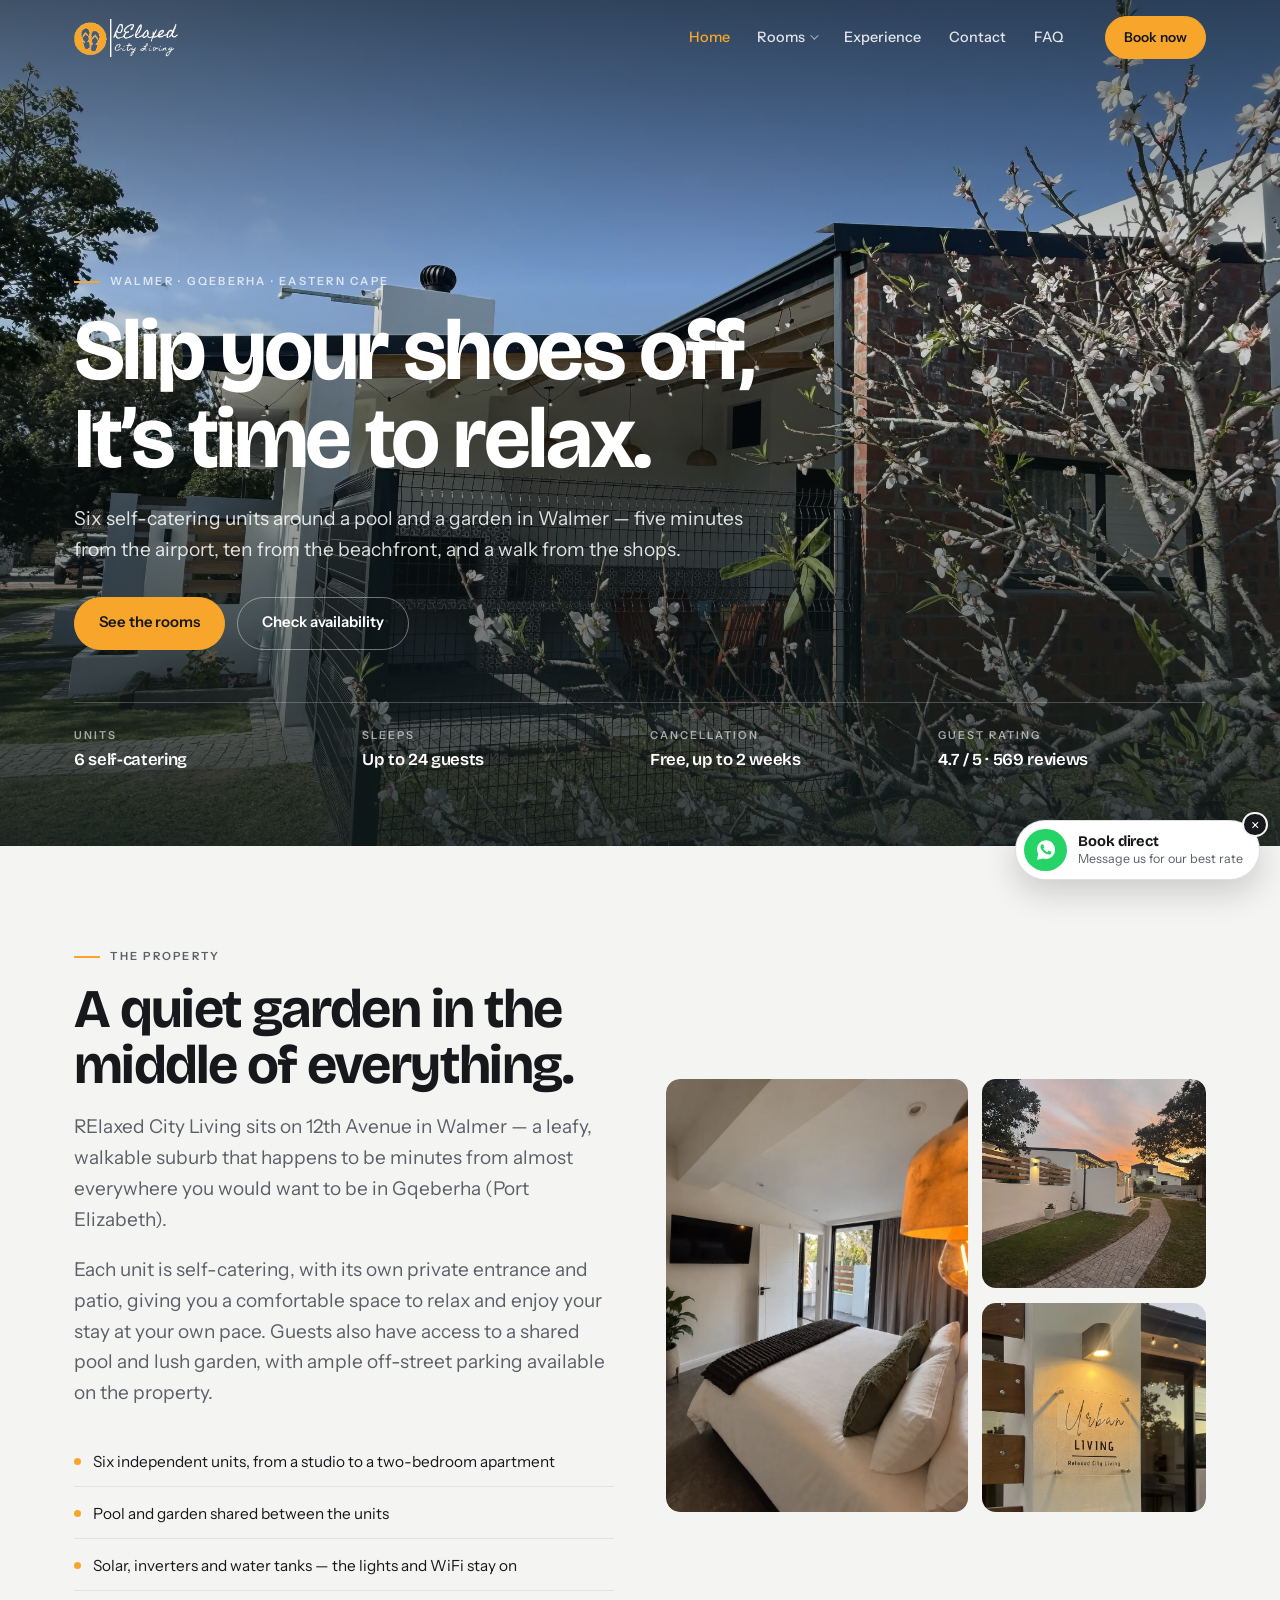
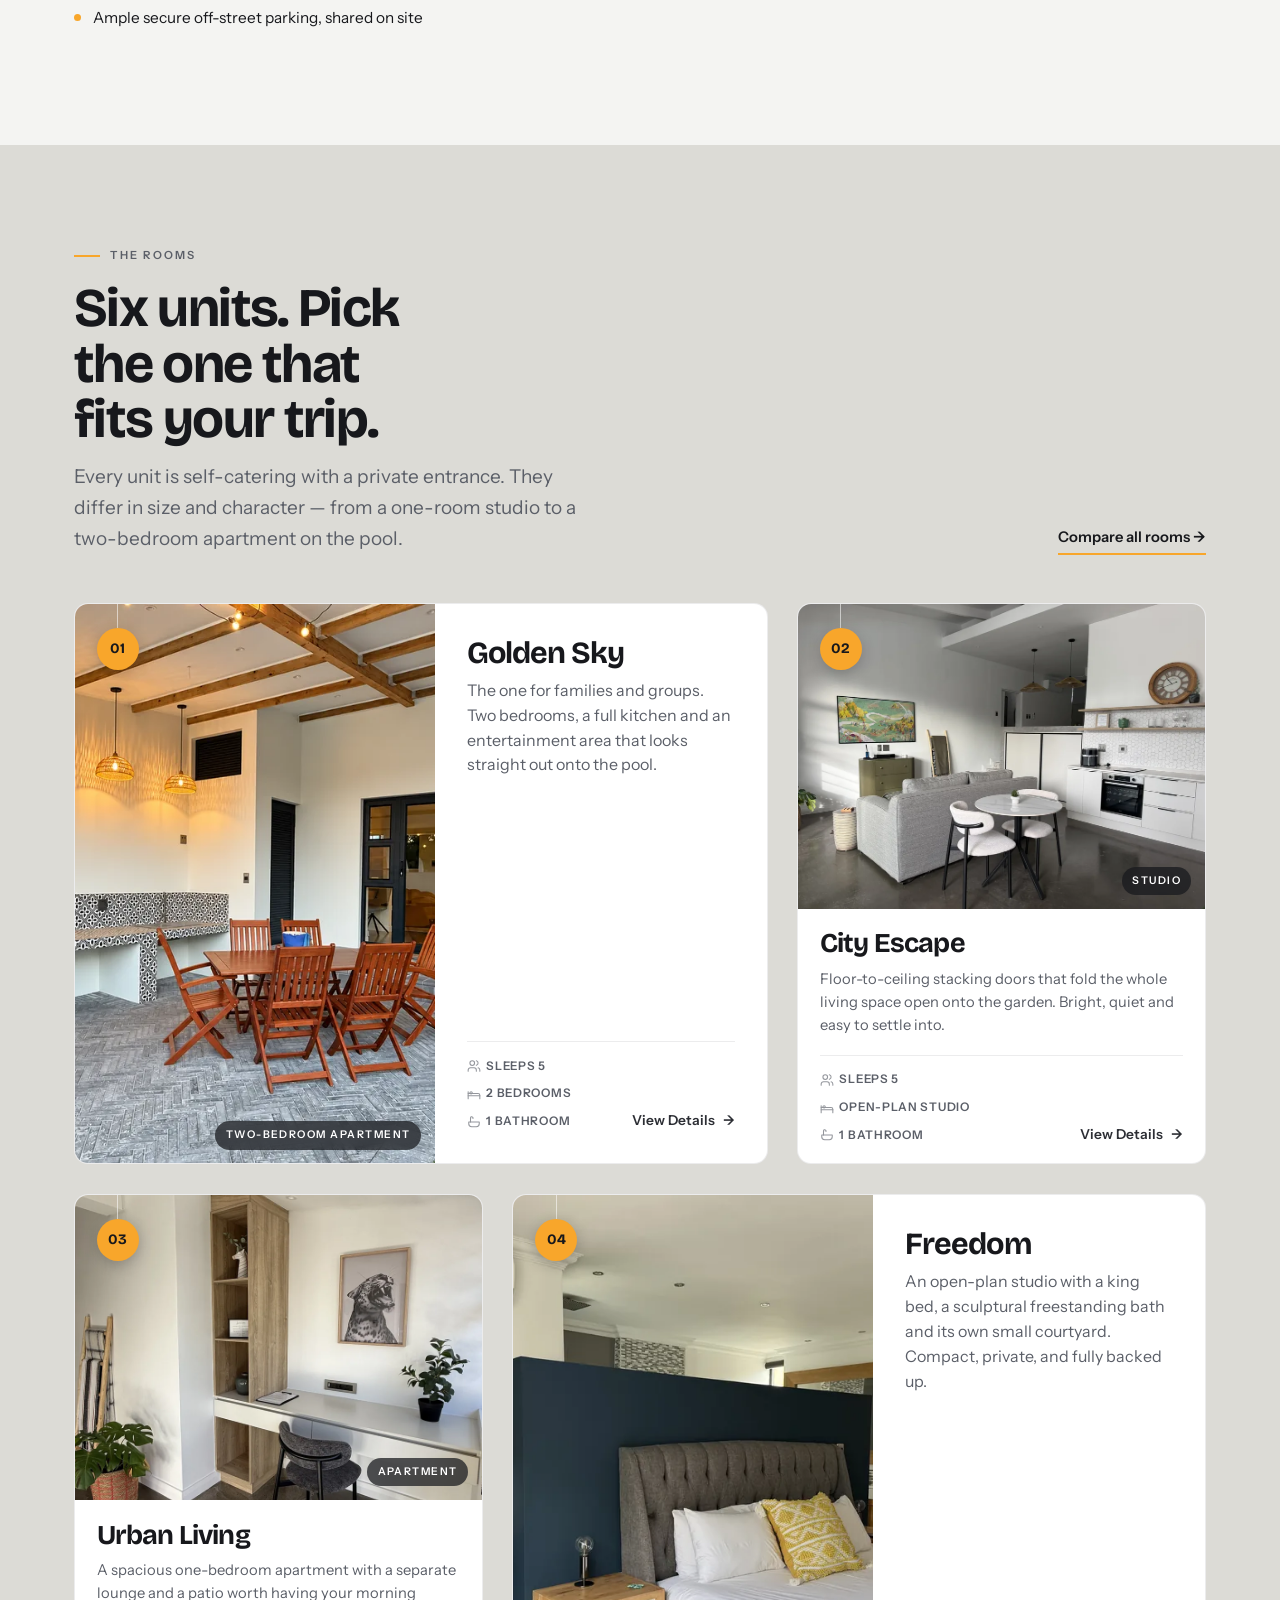
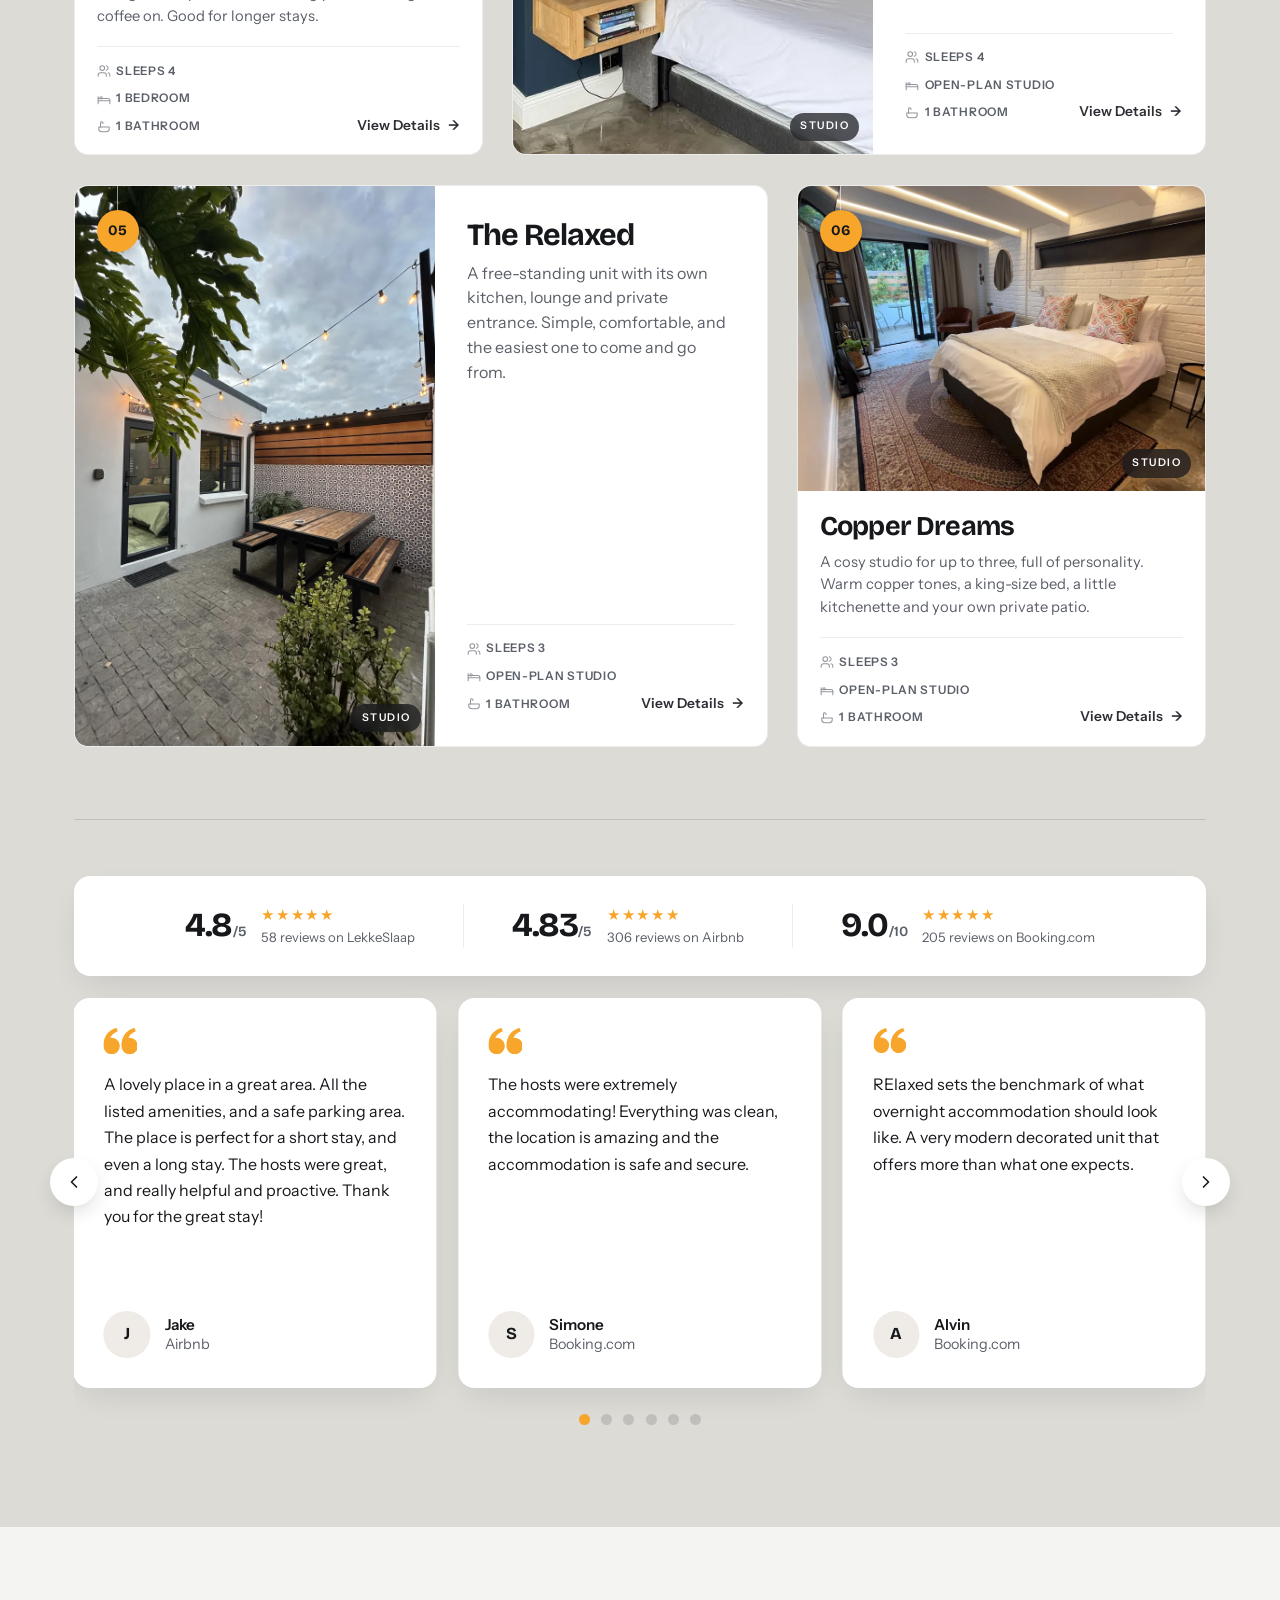
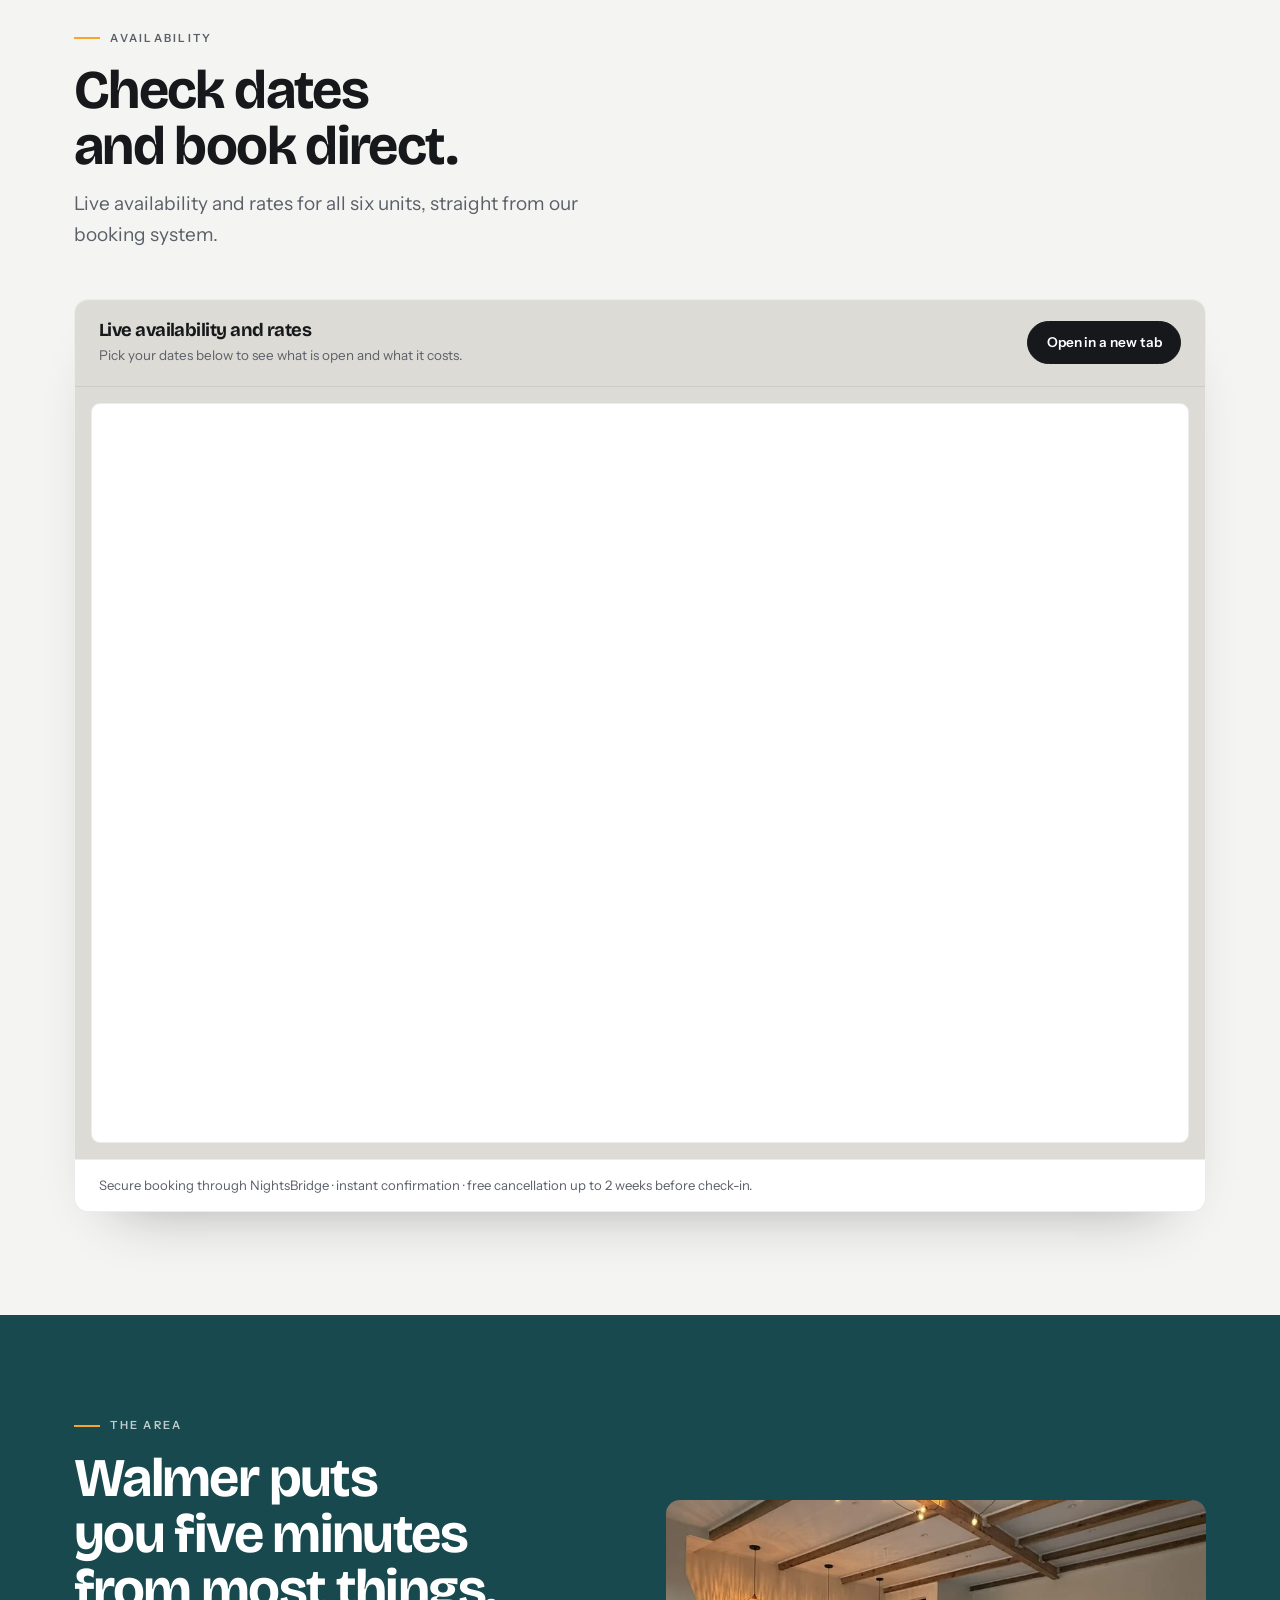
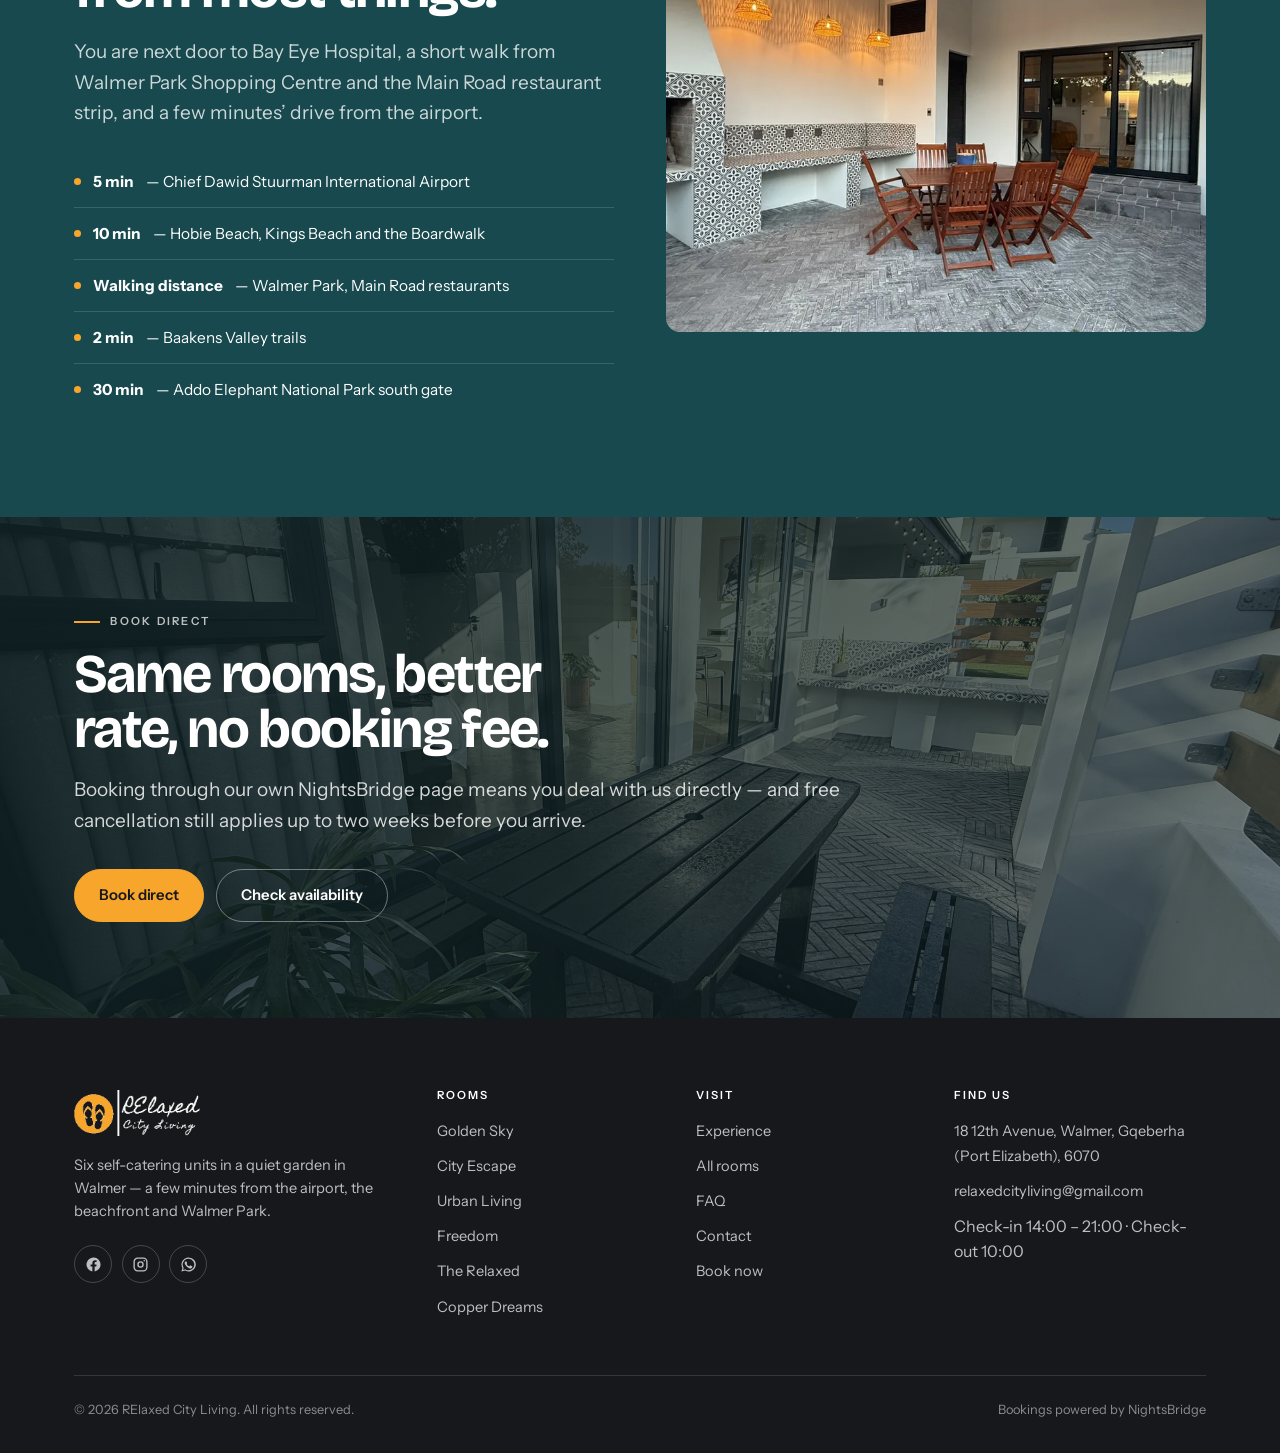
<file: index.html>
<!DOCTYPE html>
<html lang="en-ZA">
<head>
<meta charset="utf-8">
<meta name="viewport" content="width=device-width, initial-scale=1">
<title>Self-Catering Accommodation in Walmer, Gqeberha (Port Elizabeth) | RElaxed City Living</title>
<meta name="description" content="Six self-catering units around a pool in Walmer, Gqeberha (Port Elizabeth). Five minutes from the airport, solar backup and secure parking. Book direct for the best rate.">
<meta name="theme-color" content="#17181c">
<link rel="canonical" href="https://relaxedcityliving.co.za/">
<meta property="og:type" content="website">
<meta property="og:site_name" content="RElaxed City Living">
<meta property="og:locale" content="en_ZA">
<meta property="og:url" content="https://relaxedcityliving.co.za/">
<meta property="og:title" content="Self-Catering Accommodation in Walmer, Gqeberha (Port Elizabeth) | RElaxed City Living">
<meta property="og:description" content="Six self-catering units around a pool in Walmer, Gqeberha (Port Elizabeth). Five minutes from the airport, solar backup and secure parking. Book direct for the best rate.">
<meta property="og:image" content="https://relaxedcityliving.co.za/assets/img/og/home.jpg">
<meta property="og:image:width" content="1200">
<meta property="og:image:height" content="630">
<meta property="og:image:alt" content="The garden and units at RElaxed City Living, Walmer">
<meta name="twitter:card" content="summary_large_image">
<script type="application/ld+json">{"@context":"https://schema.org","@graph":[{"@type":"LodgingBusiness","@id":"https://relaxedcityliving.co.za/#business","name":"RElaxed City Living","alternateName":"Relaxed City Living","description":"Six self-catering units around a shared pool and garden in Walmer, Gqeberha (Port Elizabeth), five minutes from the airport.","url":"https://relaxedcityliving.co.za/","image":["https://relaxedcityliving.co.za/assets/img/og/home.jpg"],"logo":"https://relaxedcityliving.co.za/assets/img/icon-512.png","telephone":"+27837890894","email":"relaxedcityliving@gmail.com","address":{"@type":"PostalAddress","streetAddress":"18 12th Avenue","addressLocality":"Gqeberha","addressRegion":"Eastern Cape","postalCode":"6070","addressCountry":"ZA"},"geo":{"@type":"GeoCoordinates","latitude":-33.981879,"longitude":25.570888},"hasMap":"https://www.google.com/maps/search/?api=1&query=-33.981879,25.570888","checkinTime":"14:00","checkoutTime":"10:00","petsAllowed":true,"numberOfRooms":6,"amenityFeature":[{"@type":"LocationFeatureSpecification","name":"Outdoor swimming pool","value":true},{"@type":"LocationFeatureSpecification","name":"Garden","value":true},{"@type":"LocationFeatureSpecification","name":"Free on-site parking","value":true},{"@type":"LocationFeatureSpecification","name":"Uncapped WiFi","value":true},{"@type":"LocationFeatureSpecification","name":"Solar and inverter backup power","value":true},{"@type":"LocationFeatureSpecification","name":"Self-catering kitchen","value":true},{"@type":"LocationFeatureSpecification","name":"Private entrance","value":true},{"@type":"LocationFeatureSpecification","name":"Private patio","value":true}],"sameAs":["https://www.instagram.com/relaxed_city_living_pe/"]},{"@type":"WebSite","@id":"https://relaxedcityliving.co.za/#website","name":"RElaxed City Living","url":"https://relaxedcityliving.co.za/","inLanguage":"en-ZA"}]}</script>
<link rel="icon" href="assets/img/icon-48.png" sizes="48x48">
<link rel="icon" href="assets/img/icon-32.png" sizes="32x32">
<link rel="apple-touch-icon" href="assets/img/icon-180.png">
<link rel="preconnect" href="https://fonts.googleapis.com">
<link rel="preconnect" href="https://fonts.gstatic.com" crossorigin>
<link href="https://fonts.googleapis.com/css2?family=Bricolage+Grotesque:opsz,wght@12..96,400..800&family=Instrument+Sans:ital,wght@0,400..700;1,400&display=swap" rel="stylesheet">
<link rel="stylesheet" href="assets/css/style.css?v=3">
</head>
<body>
<a class="sr-only" href="#main">Skip to content</a>
<header class="header">
  <div class="header__inner">
    <a class="header__logo" href="/" aria-label="RElaxed City Living — home">
      <img class="logo-light" src="assets/img/logo-light.png" alt="RElaxed City Living" width="411" height="152">
      <img class="logo-dark" src="assets/img/logo.png" alt="RElaxed City Living" width="411" height="152">
    </a>
    <nav class="nav" id="nav">
      <a href="/" aria-current="page">Home</a><div class="nav__item"><a href="/rooms" class="nav__trigger">Rooms</a><button class="nav__caret" type="button" aria-expanded="false" aria-label="Toggle rooms list"><svg viewBox="0 0 12 8" fill="none" aria-hidden="true"><path d="M1 1l5 5 5-5" stroke="currentColor" stroke-width="1.6" stroke-linecap="round" stroke-linejoin="round"/></svg></button><div class="nav__dropdown"><a href="/rooms/golden-sky">Golden Sky</a><a href="/rooms/city-escape">City Escape</a><a href="/rooms/urban-living">Urban Living</a><a href="/rooms/freedom">Freedom</a><a href="/rooms/the-relaxed">The Relaxed</a><a href="/rooms/copper-dreams">Copper Dreams</a></div></div><a href="/experience">Experience</a><a href="/contact">Contact</a><a href="/faq">FAQ</a>
      <a class="btn btn--sun btn--sm" href="https://book.nightsbridge.com/22849" target="_blank" rel="noopener">Book now</a>
    </nav>
    <a class="btn btn--sun btn--sm header__cta" href="https://book.nightsbridge.com/22849" target="_blank" rel="noopener">Book now</a>
    <button class="burger" type="button" aria-label="Menu" aria-expanded="false" aria-controls="nav">
      <span></span><span></span><span></span>
    </button>
  </div>
</header>
<main id="main">
<section class="hero">
  <div class="hero__bg"><img class="hero-slide is-active" src="assets/img/slideshow/slideshow-01.webp" alt="" fetchpriority="high"><img class="hero-slide" src="assets/img/slideshow/slideshow-02.webp" alt="" loading="lazy"><img class="hero-slide" src="assets/img/slideshow/slideshow-03.webp" alt="" loading="lazy"><img class="hero-slide" src="assets/img/slideshow/slideshow-04.webp" alt="" loading="lazy"><img class="hero-slide" src="assets/img/slideshow/slideshow-05.webp" alt="" loading="lazy"><img class="hero-slide" src="assets/img/slideshow/slideshow-06.webp" alt="" loading="lazy"></div>
  <div class="hero__inner">
    <p class="eyebrow eyebrow--light">Walmer &middot; Gqeberha &middot; Eastern Cape</p>
    <h1>Slip your shoes off, It&rsquo;s time to relax.</h1>
    <p class="hero__sub">Six self-catering units around a pool and a garden in Walmer — five minutes from the airport, ten from the beachfront, and a walk from the shops.</p>
    <div class="btn-row">
      <a class="btn btn--sun" href="#rooms">See the rooms</a>
      <a class="btn btn--ghost-light" href="https://book.nightsbridge.com/22849" target="_blank" rel="noopener">Check availability</a>
    </div>
    <div class="factstrip">
      <div><span class="k">Units</span><span class="v">6 self-catering</span></div>
      <div><span class="k">Sleeps</span><span class="v">Up to 24 guests</span></div>
      <div><span class="k">Cancellation</span><span class="v">Free, up to 2 weeks</span></div>
      <div><span class="k">Guest rating</span><span class="v">4.7 / 5 &middot; 569 reviews</span></div>
    </div>
  </div>
</section>

<section class="section">
  <div class="wrap">
    <div class="split">
      <div class="split__text reveal">
        <p class="eyebrow">The property</p>
        <h2>A quiet garden in the middle of everything.</h2>
        <p class="lede">RElaxed City Living sits on 12th Avenue in Walmer — a leafy, walkable suburb that happens to be minutes from almost everywhere you would want to be in Gqeberha (Port Elizabeth).</p>
        <p class="lede" style="margin-top:1rem">Each unit is self-catering, with its own private entrance and patio, giving you a comfortable space to relax and enjoy your stay at your own pace. Guests also have access to a shared pool and lush garden, with ample off-street parking available on the property.</p>
        <ul class="flist">
          <li>Six independent units, from a studio to a two-bedroom apartment</li>
          <li>Pool and garden shared between the units</li>
          <li>Solar, inverters and water tanks — the lights and WiFi stay on</li>
          <li>Ample secure off-street parking, shared on site</li>
        </ul>
      </div>
      <div class="split__media reveal">
        <div class="duo">
          <img src="assets/img/main/main-08-sm.webp" alt="A bedroom at RElaxed City Living" loading="lazy">
          <div class="duo__col">
            <img src="assets/img/main/main-06-sm.webp" alt="The garden path at RElaxed City Living" loading="lazy">
            <img src="assets/img/main/main-02-sm.webp" alt="The Urban Living unit sign at RElaxed City Living" loading="lazy">
          </div>
        </div>
      </div>
    </div>
  </div>
</section>

<section class="section section--screed" id="rooms">
  <div class="wrap">
    <div class="shead reveal">
      <div class="shead__text">
        <p class="eyebrow">The rooms</p>
        <h2>Six units. Pick the one that fits your trip.</h2>
        <p class="lede">Every unit is self-catering with a private entrance. They differ in size and character — from a one-room studio to a two-bedroom apartment on the pool.</p>
      </div>
      <a class="tlink" href="/rooms">Compare all rooms &rarr;</a>
    </div>
    <div class="rooms rooms--home">
      <div class="room-row">
      <a class="room room--wide reveal" href="/rooms/golden-sky">
  <div class="keytag"><span class="keytag__string"></span><span class="keytag__disc">01</span></div>
  <div class="room__media">
    <img src="assets/img/golden-sky/golden-sky-01-sm.webp" alt="Golden Sky at RElaxed City Living" loading="lazy" width="900" height="675">
    <span class="room__type">Two-bedroom apartment</span>
  </div>
  <div class="room__body">
    <h3>Golden Sky</h3>
    <p>The one for families and groups. Two bedrooms, a full kitchen and an entertainment area that looks straight out onto the pool.</p>
    <div class="room__tag">
      <ul class="specs">
        <li><svg viewBox="0 0 24 24" fill="none" stroke="currentColor" stroke-width="1.8" stroke-linecap="round" stroke-linejoin="round"><path d="M16 21v-2a4 4 0 0 0-4-4H6a4 4 0 0 0-4 4v2"/><circle cx="9" cy="7" r="4"/><path d="M22 21v-2a4 4 0 0 0-3-3.87"/><path d="M16 3.13a4 4 0 0 1 0 7.75"/></svg>Sleeps 5</li>
        <li><svg viewBox="0 0 24 24" fill="none" stroke="currentColor" stroke-width="1.8" stroke-linecap="round" stroke-linejoin="round"><path d="M2 8v12"/><path d="M22 20v-6a3 3 0 0 0-3-3H2"/><path d="M2 15h20"/><circle cx="7" cy="10" r="2"/></svg>2 bedrooms</li>
        <li><svg viewBox="0 0 24 24" fill="none" stroke="currentColor" stroke-width="1.8" stroke-linecap="round" stroke-linejoin="round"><path d="M3 12h18v3a5 5 0 0 1-5 5H8a5 5 0 0 1-5-5z"/><path d="M6 12V5a2 2 0 0 1 3.6-1.2"/><path d="M9 5h2"/></svg>1 bathroom</li>
      </ul>
      <span class="room__view">View Details <span aria-hidden="true">&rarr;</span></span>
    </div>
  </div>
</a>
<a class="room reveal" href="/rooms/city-escape">
  <div class="keytag"><span class="keytag__string"></span><span class="keytag__disc">02</span></div>
  <div class="room__media">
    <img src="assets/img/city-escape/city-escape-01-sm.webp" alt="City Escape at RElaxed City Living" loading="lazy" width="900" height="675">
    <span class="room__type">Studio</span>
  </div>
  <div class="room__body">
    <h3>City Escape</h3>
    <p>Floor-to-ceiling stacking doors that fold the whole living space open onto the garden. Bright, quiet and easy to settle into.</p>
    <div class="room__tag">
      <ul class="specs">
        <li><svg viewBox="0 0 24 24" fill="none" stroke="currentColor" stroke-width="1.8" stroke-linecap="round" stroke-linejoin="round"><path d="M16 21v-2a4 4 0 0 0-4-4H6a4 4 0 0 0-4 4v2"/><circle cx="9" cy="7" r="4"/><path d="M22 21v-2a4 4 0 0 0-3-3.87"/><path d="M16 3.13a4 4 0 0 1 0 7.75"/></svg>Sleeps 5</li>
        <li><svg viewBox="0 0 24 24" fill="none" stroke="currentColor" stroke-width="1.8" stroke-linecap="round" stroke-linejoin="round"><path d="M2 8v12"/><path d="M22 20v-6a3 3 0 0 0-3-3H2"/><path d="M2 15h20"/><circle cx="7" cy="10" r="2"/></svg>Open-plan studio</li>
        <li><svg viewBox="0 0 24 24" fill="none" stroke="currentColor" stroke-width="1.8" stroke-linecap="round" stroke-linejoin="round"><path d="M3 12h18v3a5 5 0 0 1-5 5H8a5 5 0 0 1-5-5z"/><path d="M6 12V5a2 2 0 0 1 3.6-1.2"/><path d="M9 5h2"/></svg>1 bathroom</li>
      </ul>
      <span class="room__view">View Details <span aria-hidden="true">&rarr;</span></span>
    </div>
  </div>
</a>
      </div>
      <div class="room-row">
<a class="room reveal" href="/rooms/urban-living">
  <div class="keytag"><span class="keytag__string"></span><span class="keytag__disc">03</span></div>
  <div class="room__media">
    <img src="assets/img/urban-living/urban-living-01-sm.webp" alt="Urban Living at RElaxed City Living" loading="lazy" width="900" height="675">
    <span class="room__type">Apartment</span>
  </div>
  <div class="room__body">
    <h3>Urban Living</h3>
    <p>A spacious one-bedroom apartment with a separate lounge and a patio worth having your morning coffee on. Good for longer stays.</p>
    <div class="room__tag">
      <ul class="specs">
        <li><svg viewBox="0 0 24 24" fill="none" stroke="currentColor" stroke-width="1.8" stroke-linecap="round" stroke-linejoin="round"><path d="M16 21v-2a4 4 0 0 0-4-4H6a4 4 0 0 0-4 4v2"/><circle cx="9" cy="7" r="4"/><path d="M22 21v-2a4 4 0 0 0-3-3.87"/><path d="M16 3.13a4 4 0 0 1 0 7.75"/></svg>Sleeps 4</li>
        <li><svg viewBox="0 0 24 24" fill="none" stroke="currentColor" stroke-width="1.8" stroke-linecap="round" stroke-linejoin="round"><path d="M2 8v12"/><path d="M22 20v-6a3 3 0 0 0-3-3H2"/><path d="M2 15h20"/><circle cx="7" cy="10" r="2"/></svg>1 bedroom</li>
        <li><svg viewBox="0 0 24 24" fill="none" stroke="currentColor" stroke-width="1.8" stroke-linecap="round" stroke-linejoin="round"><path d="M3 12h18v3a5 5 0 0 1-5 5H8a5 5 0 0 1-5-5z"/><path d="M6 12V5a2 2 0 0 1 3.6-1.2"/><path d="M9 5h2"/></svg>1 bathroom</li>
      </ul>
      <span class="room__view">View Details <span aria-hidden="true">&rarr;</span></span>
    </div>
  </div>
</a>
<a class="room room--wide reveal" href="/rooms/freedom">
  <div class="keytag"><span class="keytag__string"></span><span class="keytag__disc">04</span></div>
  <div class="room__media">
    <img src="assets/img/freedom/freedom-01-sm.webp" alt="Freedom at RElaxed City Living" loading="lazy" width="900" height="675">
    <span class="room__type">Studio</span>
  </div>
  <div class="room__body">
    <h3>Freedom</h3>
    <p>An open-plan studio with a king bed, a sculptural freestanding bath and its own small courtyard. Compact, private, and fully backed up.</p>
    <div class="room__tag">
      <ul class="specs">
        <li><svg viewBox="0 0 24 24" fill="none" stroke="currentColor" stroke-width="1.8" stroke-linecap="round" stroke-linejoin="round"><path d="M16 21v-2a4 4 0 0 0-4-4H6a4 4 0 0 0-4 4v2"/><circle cx="9" cy="7" r="4"/><path d="M22 21v-2a4 4 0 0 0-3-3.87"/><path d="M16 3.13a4 4 0 0 1 0 7.75"/></svg>Sleeps 4</li>
        <li><svg viewBox="0 0 24 24" fill="none" stroke="currentColor" stroke-width="1.8" stroke-linecap="round" stroke-linejoin="round"><path d="M2 8v12"/><path d="M22 20v-6a3 3 0 0 0-3-3H2"/><path d="M2 15h20"/><circle cx="7" cy="10" r="2"/></svg>Open-plan studio</li>
        <li><svg viewBox="0 0 24 24" fill="none" stroke="currentColor" stroke-width="1.8" stroke-linecap="round" stroke-linejoin="round"><path d="M3 12h18v3a5 5 0 0 1-5 5H8a5 5 0 0 1-5-5z"/><path d="M6 12V5a2 2 0 0 1 3.6-1.2"/><path d="M9 5h2"/></svg>1 bathroom</li>
      </ul>
      <span class="room__view">View Details <span aria-hidden="true">&rarr;</span></span>
    </div>
  </div>
</a>
      </div>
      <div class="room-row">
<a class="room room--wide reveal" href="/rooms/the-relaxed">
  <div class="keytag"><span class="keytag__string"></span><span class="keytag__disc">05</span></div>
  <div class="room__media">
    <img src="assets/img/the-relaxed/the-relaxed-01-sm.webp" alt="The Relaxed at RElaxed City Living" loading="lazy" width="900" height="675">
    <span class="room__type">Studio</span>
  </div>
  <div class="room__body">
    <h3>The Relaxed</h3>
    <p>A free-standing unit with its own kitchen, lounge and private entrance. Simple, comfortable, and the easiest one to come and go from.</p>
    <div class="room__tag">
      <ul class="specs">
        <li><svg viewBox="0 0 24 24" fill="none" stroke="currentColor" stroke-width="1.8" stroke-linecap="round" stroke-linejoin="round"><path d="M16 21v-2a4 4 0 0 0-4-4H6a4 4 0 0 0-4 4v2"/><circle cx="9" cy="7" r="4"/><path d="M22 21v-2a4 4 0 0 0-3-3.87"/><path d="M16 3.13a4 4 0 0 1 0 7.75"/></svg>Sleeps 3</li>
        <li><svg viewBox="0 0 24 24" fill="none" stroke="currentColor" stroke-width="1.8" stroke-linecap="round" stroke-linejoin="round"><path d="M2 8v12"/><path d="M22 20v-6a3 3 0 0 0-3-3H2"/><path d="M2 15h20"/><circle cx="7" cy="10" r="2"/></svg>Open-plan studio</li>
        <li><svg viewBox="0 0 24 24" fill="none" stroke="currentColor" stroke-width="1.8" stroke-linecap="round" stroke-linejoin="round"><path d="M3 12h18v3a5 5 0 0 1-5 5H8a5 5 0 0 1-5-5z"/><path d="M6 12V5a2 2 0 0 1 3.6-1.2"/><path d="M9 5h2"/></svg>1 bathroom</li>
      </ul>
      <span class="room__view">View Details <span aria-hidden="true">&rarr;</span></span>
    </div>
  </div>
</a>
<a class="room reveal" href="/rooms/copper-dreams">
  <div class="keytag"><span class="keytag__string"></span><span class="keytag__disc">06</span></div>
  <div class="room__media">
    <img src="assets/img/copper-dreams/copper-dreams-01-sm.webp" alt="Copper Dreams at RElaxed City Living" loading="lazy" width="900" height="675">
    <span class="room__type">Studio</span>
  </div>
  <div class="room__body">
    <h3>Copper Dreams</h3>
    <p>A cosy studio for up to three, full of personality. Warm copper tones, a king-size bed, a little kitchenette and your own private patio.</p>
    <div class="room__tag">
      <ul class="specs">
        <li><svg viewBox="0 0 24 24" fill="none" stroke="currentColor" stroke-width="1.8" stroke-linecap="round" stroke-linejoin="round"><path d="M16 21v-2a4 4 0 0 0-4-4H6a4 4 0 0 0-4 4v2"/><circle cx="9" cy="7" r="4"/><path d="M22 21v-2a4 4 0 0 0-3-3.87"/><path d="M16 3.13a4 4 0 0 1 0 7.75"/></svg>Sleeps 3</li>
        <li><svg viewBox="0 0 24 24" fill="none" stroke="currentColor" stroke-width="1.8" stroke-linecap="round" stroke-linejoin="round"><path d="M2 8v12"/><path d="M22 20v-6a3 3 0 0 0-3-3H2"/><path d="M2 15h20"/><circle cx="7" cy="10" r="2"/></svg>Open-plan studio</li>
        <li><svg viewBox="0 0 24 24" fill="none" stroke="currentColor" stroke-width="1.8" stroke-linecap="round" stroke-linejoin="round"><path d="M3 12h18v3a5 5 0 0 1-5 5H8a5 5 0 0 1-5-5z"/><path d="M6 12V5a2 2 0 0 1 3.6-1.2"/><path d="M9 5h2"/></svg>1 bathroom</li>
      </ul>
      <span class="room__view">View Details <span aria-hidden="true">&rarr;</span></span>
    </div>
  </div>
</a>
      </div>
    </div>
    <div class="roomreviews">
      <div class="ratingrow reveal">
        <div class="rating">
          <span class="rating__score">4.8<span class="denom">/5</span></span>
          <div>
            <div class="rating__stars" aria-hidden="true">&#9733;&#9733;&#9733;&#9733;&#9733;</div>
            <p class="rating__meta">58 reviews on LekkeSlaap</p>
          </div>
        </div>
        <div class="rating">
          <span class="rating__score">4.83<span class="denom">/5</span></span>
          <div>
            <div class="rating__stars" aria-hidden="true">&#9733;&#9733;&#9733;&#9733;&#9733;</div>
            <p class="rating__meta">306 reviews on Airbnb</p>
          </div>
        </div>
        <div class="rating">
          <span class="rating__score">9.0<span class="denom">/10</span></span>
          <div>
            <div class="rating__stars" aria-hidden="true">&#9733;&#9733;&#9733;&#9733;&#9733;</div>
            <p class="rating__meta">205 reviews on Booking.com</p>
          </div>
        </div>
      </div>
      <div class="quotes reveal" data-quotes aria-roledescription="carousel" aria-label="Guest reviews">
        <button class="quotes__nav quotes__nav--prev" type="button" aria-label="Previous review"><svg viewBox="0 0 24 24" fill="none" stroke="currentColor" stroke-width="2" stroke-linecap="round" stroke-linejoin="round" aria-hidden="true"><path d="M15 6l-6 6 6 6"/></svg></button>
        <div class="quotes__viewport">
        <div class="quotes__track">
          <figure class="quote"><blockquote>A lovely place in a great area. All the listed amenities, and a safe parking area. The place is perfect for a short stay, and even a long stay. The hosts were great, and really helpful and proactive. Thank you for the great stay!</blockquote><figcaption><span class="quote__avatar" aria-hidden="true">J</span><span class="quote__who"><strong>Jake</strong><span>Airbnb</span></span></figcaption></figure>
          <figure class="quote"><blockquote>The hosts were extremely accommodating! Everything was clean, the location is amazing and the accommodation is safe and secure.</blockquote><figcaption><span class="quote__avatar" aria-hidden="true">S</span><span class="quote__who"><strong>Simone</strong><span>Booking.com</span></span></figcaption></figure>
          <figure class="quote"><blockquote>RElaxed sets the benchmark of what overnight accommodation should look like. A very modern decorated unit that offers more than what one expects.</blockquote><figcaption><span class="quote__avatar" aria-hidden="true">A</span><span class="quote__who"><strong>Alvin</strong><span>Booking.com</span></span></figcaption></figure>
          <figure class="quote"><blockquote>Wonderful, relaxing and friendly help in every way. I had a wonderful, relaxing and comfortable stay during my eye surgery close to the guest house. The owners were extremely kind in collecting me at the hospital after each procedure. Their consideration in every respect was commendable. Everything I needed was available and the unit was beautifully appointed and decorated tastefully. An exceptional stay!</blockquote><figcaption><span class="quote__avatar" aria-hidden="true">R</span><span class="quote__who"><strong>Rene W</strong><span>LekkeSlaap</span></span></figcaption></figure>
          <figure class="quote"><blockquote>Relaxed City Living truly lives up to its name! We really enjoyed our stay. The unit has a private little patio area, which doesn&rsquo;t keep you confined inside. It&rsquo;s clean, neat and the decor is tasteful. The staff is friendly. Walmer Park and several eateries are close to Relaxed City Living. We would definitely recommend.</blockquote><figcaption><span class="quote__avatar" aria-hidden="true">A</span><span class="quote__who"><strong>Amanda K</strong><span>LekkeSlaap</span></span></figcaption></figure>
          <figure class="quote"><blockquote>Had an amazing stay. The self catering unit was stylish, comfortable and exceptionally clean. The location was excellent with plenty of restaurants nearby even though we made use of the braai facility most of the time. The space was well equipped. We will definitely make use of this accommodation again.</blockquote><figcaption><span class="quote__avatar" aria-hidden="true">G</span><span class="quote__who"><strong>Gawie H</strong><span>Google</span></span></figcaption></figure>
        </div>
        </div>
        <button class="quotes__nav quotes__nav--next" type="button" aria-label="Next review"><svg viewBox="0 0 24 24" fill="none" stroke="currentColor" stroke-width="2" stroke-linecap="round" stroke-linejoin="round" aria-hidden="true"><path d="M9 6l6 6-6 6"/></svg></button>
        <div class="quotes__dots"></div>
      </div>
    </div>
  </div>
</section>

<section class="section" id="availability">
  <div class="wrap">
    <div class="shead reveal">
      <div class="shead__text">
        <p class="eyebrow">Availability</p>
        <h2>Check dates and book direct.</h2>
        <p class="lede">Live availability and rates for all six units, straight from our booking system.</p>
      </div>
    </div>
    <div class="book reveal">
  <div class="book__head">
    <div>
      <h3>Live availability and rates</h3>
      <p>Pick your dates below to see what is open and what it costs.</p>
    </div>
    <a class="btn btn--ink btn--sm" href="https://book.nightsbridge.com/22849" target="_blank" rel="noopener">Open in a new tab</a>
  </div>
  <div class="book__frame">
    <!-- NightsBridge booking engine, BBID 22849. -->
    <iframe src="https://book.nightsbridge.com/22849" title="Check availability and book with NightsBridge" loading="lazy" allow="payment" scrolling="yes"></iframe>
  </div>
  <div class="book__note">
    <span>Secure booking through NightsBridge &middot; instant confirmation &middot; free cancellation up to 2 weeks before check-in.</span>
  </div>
</div>

  </div>
</section>

<section class="section section--dark" id="area">
  <div class="wrap">
    <div class="split split--flip">
      <div class="split__media reveal">
        <img src="assets/img/main/main-05-sm.webp" alt="The shared braai and entertainment area at RElaxed City Living" loading="lazy">
      </div>
      <div class="split__text reveal">
        <p class="eyebrow eyebrow--light">The area</p>
        <h2>Walmer puts you five minutes from most things.</h2>
        <p class="lede">You are next door to Bay Eye Hospital, a short walk from Walmer Park Shopping Centre and the Main Road restaurant strip, and a few minutes&rsquo; drive from the airport.</p>
        <ul class="flist">
          <li><strong>5 min</strong> &mdash; Chief Dawid Stuurman International Airport</li>
          <li><strong>10 min</strong> &mdash; Hobie Beach, Kings Beach and the Boardwalk</li>
          <li><strong>Walking&nbsp;distance</strong> &mdash; Walmer Park, Main Road restaurants</li>
          <li><strong>2 min</strong> &mdash; Baakens Valley trails</li>
          <li><strong>30 min</strong> &mdash; Addo Elephant National Park south gate</li>
        </ul>
      </div>
    </div>
  </div>
</section>

<section class="ctaband reveal">
  <img src="assets/img/main/ctaband-patio.webp" alt="" loading="lazy">
  <div class="wrap">
    <p class="eyebrow eyebrow--light">Book direct</p>
    <h2>Same rooms, better rate, no booking fee.</h2>
    <p class="lede lede--light">Booking through our own NightsBridge page means you deal with us directly — and free cancellation still applies up to two weeks before you arrive.</p>
    <div class="btn-row">
      <a class="btn btn--sun" href="https://wa.me/27721750825?text=Hi%21%20I%27d%20like%20to%20book%20directly%20at%20RElaxed%20City%20Living." target="_blank" rel="noopener">Book direct</a>
      <a class="btn btn--ghost-light" href="https://book.nightsbridge.com/22849" target="_blank" rel="noopener">Check availability</a>
    </div>
  </div>
</section>

</main>
<footer class="footer">
  <div class="wrap">
    <div class="footer__grid">
      <div>
        <img class="footer__logo" src="assets/img/logo-light.png" alt="RElaxed City Living" width="411" height="152">
        <p>Six self-catering units in a quiet garden in Walmer — a few minutes from the airport, the beachfront and Walmer Park.</p>
        <div class="social">
          <a href="https://www.facebook.com/RElaxedcityliving/" target="_blank" aria-label="Facebook"><svg viewBox="0 0 24 24" fill="currentColor"><path d="M22 12a10 10 0 1 0-11.6 9.9v-7H7.9V12h2.5V9.8c0-2.5 1.5-3.9 3.8-3.9 1.1 0 2.2.2 2.2.2v2.5h-1.2c-1.2 0-1.6.8-1.6 1.6V12h2.7l-.4 2.9h-2.3v7A10 10 0 0 0 22 12z"/></svg></a>
          <a href="https://www.instagram.com/relaxed_city_living_pe/" target="_blank" aria-label="Instagram"><svg viewBox="0 0 24 24" fill="none" stroke="currentColor" stroke-width="1.9"><rect x="3" y="3" width="18" height="18" rx="5"/><circle cx="12" cy="12" r="3.6"/><circle cx="17.3" cy="6.7" r="1.1" fill="currentColor" stroke="none"/></svg></a>
          <a href="https://wa.me/27721750825" target="_blank" aria-label="WhatsApp"><svg viewBox="0 0 24 24" fill="currentColor"><path d="M12 2a10 10 0 0 0-8.6 15L2 22l5.2-1.4A10 10 0 1 0 12 2zm0 18.2a8.2 8.2 0 0 1-4.2-1.2l-.3-.2-3.1.8.8-3-.2-.3A8.2 8.2 0 1 1 12 20.2zm4.5-6.1c-.2-.1-1.5-.7-1.7-.8s-.4-.1-.6.1-.6.8-.8 1-.3.2-.6.1a6.7 6.7 0 0 1-3.3-2.9c-.2-.4.2-.4.6-1.2.1-.2 0-.4 0-.5s-.6-1.4-.8-1.9-.4-.4-.6-.4h-.5a1 1 0 0 0-.7.3 3 3 0 0 0-.9 2.2 5.2 5.2 0 0 0 1.1 2.7 11.8 11.8 0 0 0 4.5 4 5.3 5.3 0 0 0 3.2.7 2.7 2.7 0 0 0 1.8-1.3 2.2 2.2 0 0 0 .2-1.3c-.1-.1-.3-.2-.5-.3z"/></svg></a>
        </div>
      </div>
      <div>
        <h4>Rooms</h4>
        <ul><li><a href="/rooms/golden-sky">Golden Sky</a></li><li><a href="/rooms/city-escape">City Escape</a></li><li><a href="/rooms/urban-living">Urban Living</a></li><li><a href="/rooms/freedom">Freedom</a></li><li><a href="/rooms/the-relaxed">The Relaxed</a></li><li><a href="/rooms/copper-dreams">Copper Dreams</a></li></ul>
      </div>
      <div>
        <h4>Visit</h4>
        <ul>
          <li><a href="/experience">Experience</a></li>
          <li><a href="/rooms">All rooms</a></li>
          <li><a href="/faq">FAQ</a></li>
          <li><a href="/contact">Contact</a></li>
          <li><a href="https://book.nightsbridge.com/22849" target="_blank" rel="noopener">Book now</a></li>
        </ul>
      </div>
      <div>
        <h4>Find us</h4>
        <ul>
          <li><a href="https://www.google.com/maps/search/?api=1&amp;query=-33.981879,25.570888" target="_blank" rel="noopener">18 12th Avenue, Walmer, Gqeberha (Port Elizabeth), 6070</a></li>
          <li><a href="mailto:relaxedcityliving@gmail.com">relaxedcityliving@gmail.com</a></li>
          <li>Check-in 14:00 – 21:00 &middot; Check-out 10:00</li>
        </ul>
      </div>
    </div>
    <div class="footer__bottom">
      <span>&copy; <span data-year>2026</span> RElaxed City Living. All rights reserved.</span>
      <span>Bookings powered by NightsBridge</span>
    </div>
  </div>
</footer>
<script src="assets/js/site.js" defer></script>
</body>
</html>
</file>
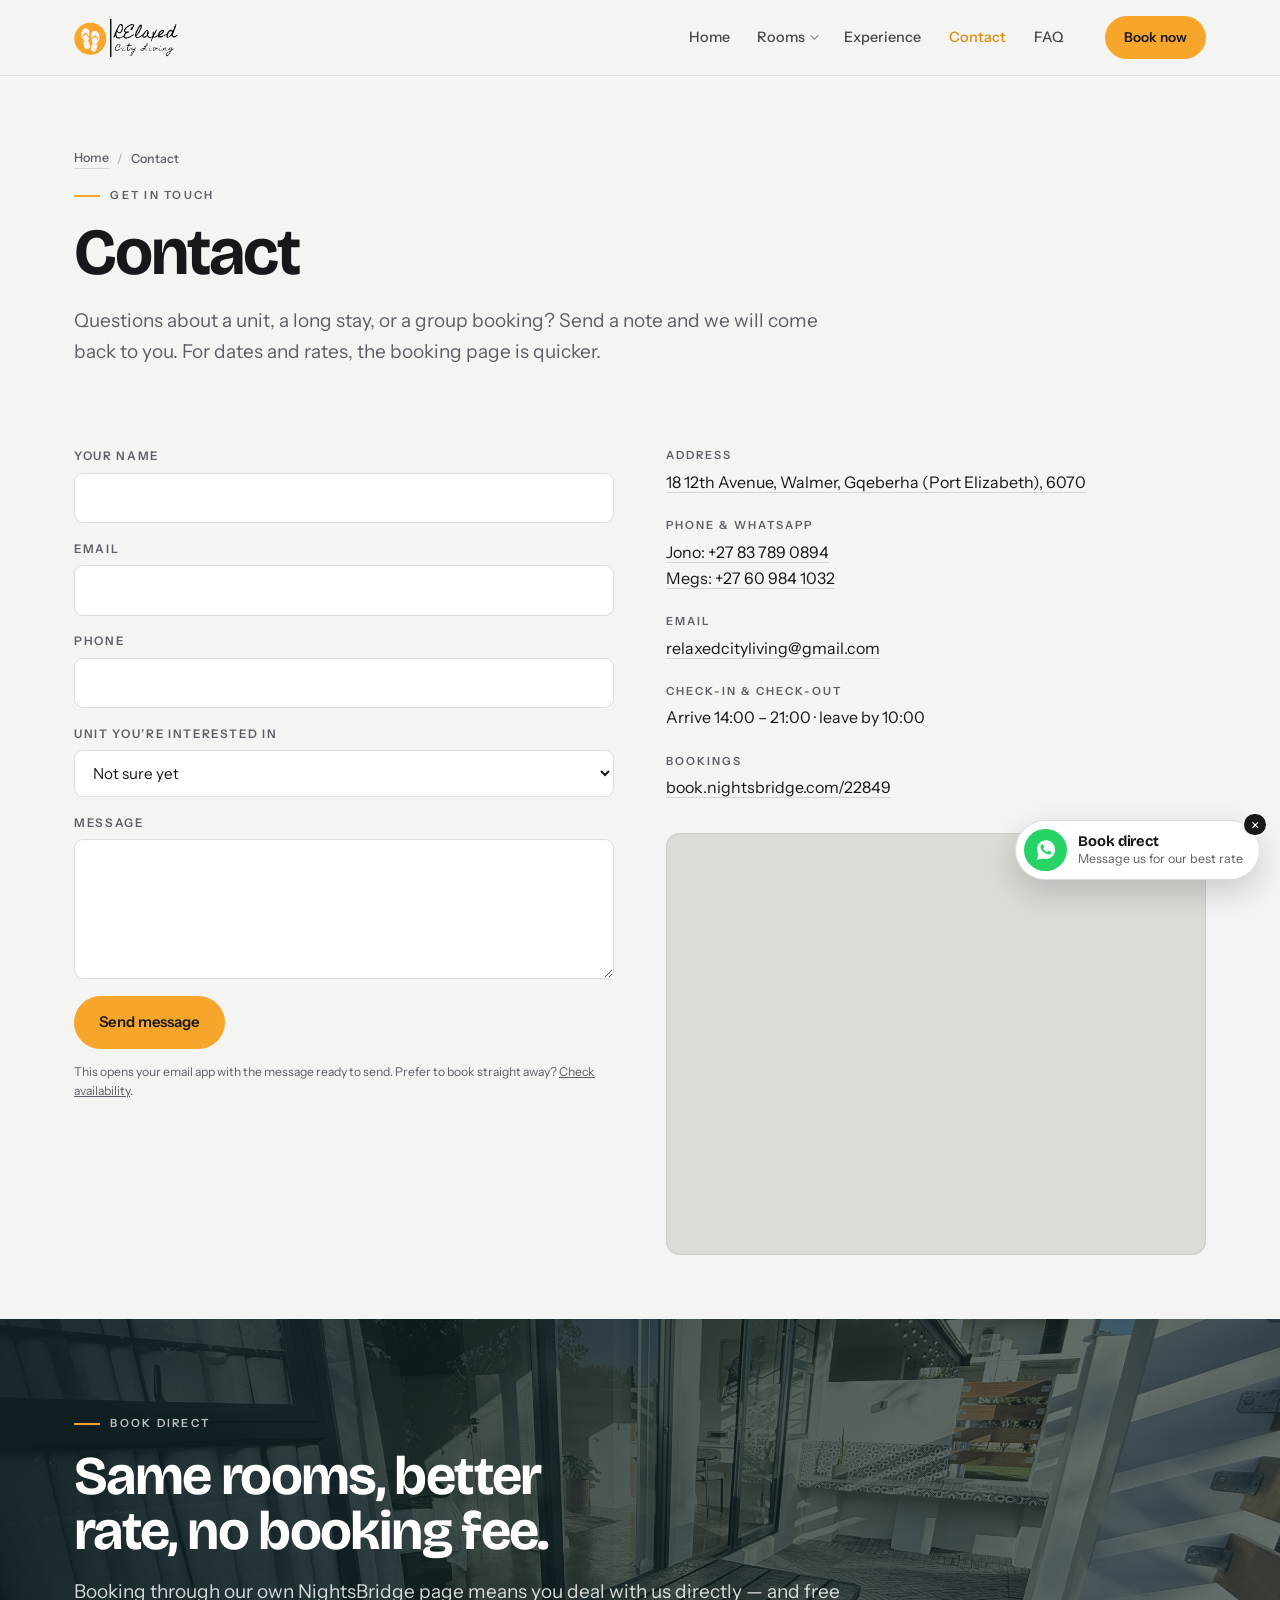
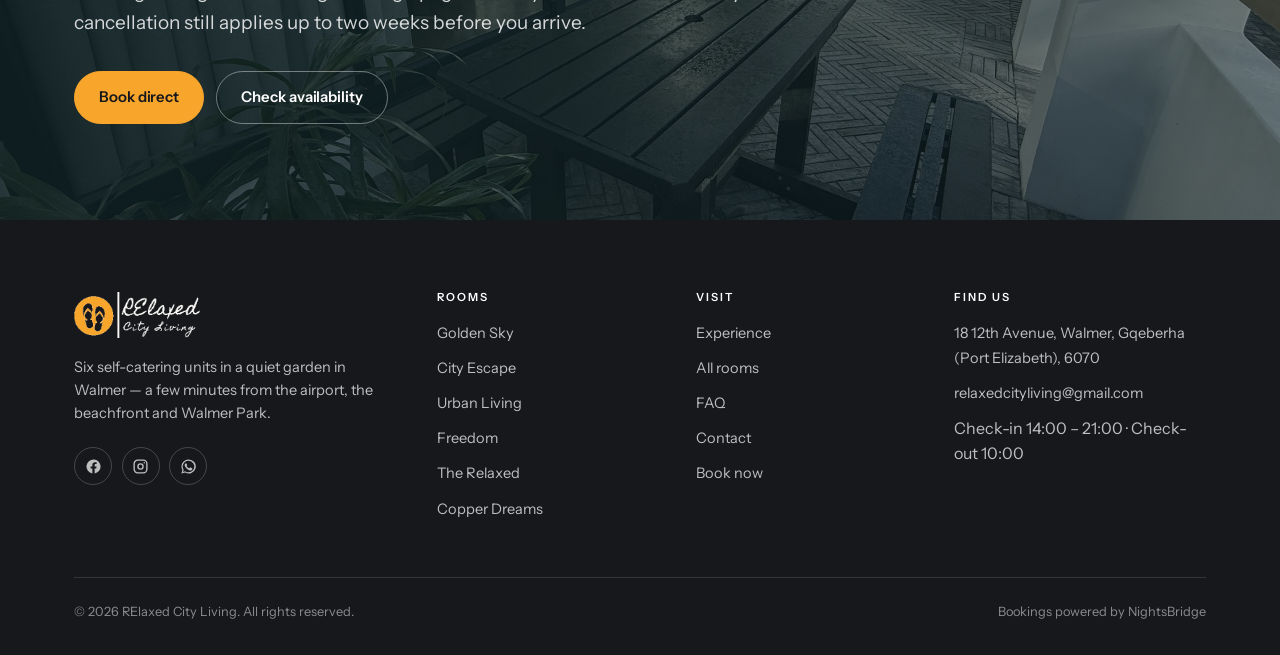
<file: contact.html>
<!DOCTYPE html>
<html lang="en-ZA">
<head>
<meta charset="utf-8">
<meta name="viewport" content="width=device-width, initial-scale=1">
<title>Contact &amp; Directions | RElaxed City Living, Walmer, Gqeberha</title>
<meta name="description" content="Get in touch with RElaxed City Living, 18 12th Avenue, Walmer, Gqeberha (Port Elizabeth), 6070. Phone, WhatsApp, email, map and enquiry form.">
<meta name="theme-color" content="#17181c">
<link rel="canonical" href="https://relaxedcityliving.co.za/contact">
<meta property="og:type" content="website">
<meta property="og:site_name" content="RElaxed City Living">
<meta property="og:locale" content="en_ZA">
<meta property="og:url" content="https://relaxedcityliving.co.za/contact">
<meta property="og:title" content="Contact &amp; Directions | RElaxed City Living, Walmer, Gqeberha">
<meta property="og:description" content="Get in touch with RElaxed City Living, 18 12th Avenue, Walmer, Gqeberha (Port Elizabeth), 6070. Phone, WhatsApp, email, map and enquiry form.">
<meta property="og:image" content="https://relaxedcityliving.co.za/assets/img/og/home.jpg">
<meta property="og:image:width" content="1200">
<meta property="og:image:height" content="630">
<meta property="og:image:alt" content="RElaxed City Living, Walmer, Gqeberha">
<meta name="twitter:card" content="summary_large_image">
<script type="application/ld+json">{"@context":"https://schema.org","@graph":[{"@type":"BreadcrumbList","itemListElement":[{"@type":"ListItem","position":1,"name":"Home","item":"https://relaxedcityliving.co.za/"},{"@type":"ListItem","position":2,"name":"Contact","item":"https://relaxedcityliving.co.za/contact"}]}]}</script>
<link rel="icon" href="assets/img/icon-48.png" sizes="48x48">
<link rel="icon" href="assets/img/icon-32.png" sizes="32x32">
<link rel="apple-touch-icon" href="assets/img/icon-180.png">
<link rel="preconnect" href="https://fonts.googleapis.com">
<link rel="preconnect" href="https://fonts.gstatic.com" crossorigin>
<link href="https://fonts.googleapis.com/css2?family=Bricolage+Grotesque:opsz,wght@12..96,400..800&family=Instrument+Sans:ital,wght@0,400..700;1,400&display=swap" rel="stylesheet">
<link rel="stylesheet" href="assets/css/style.css?v=3">
</head>
<body>
<a class="sr-only" href="#main">Skip to content</a>
<header class="header">
  <div class="header__inner">
    <a class="header__logo" href="/" aria-label="RElaxed City Living — home">
      <img class="logo-light" src="assets/img/logo-light.png" alt="RElaxed City Living" width="411" height="152">
      <img class="logo-dark" src="assets/img/logo.png" alt="RElaxed City Living" width="411" height="152">
    </a>
    <nav class="nav" id="nav">
      <a href="/">Home</a><div class="nav__item"><a href="/rooms" class="nav__trigger">Rooms</a><button class="nav__caret" type="button" aria-expanded="false" aria-label="Toggle rooms list"><svg viewBox="0 0 12 8" fill="none" aria-hidden="true"><path d="M1 1l5 5 5-5" stroke="currentColor" stroke-width="1.6" stroke-linecap="round" stroke-linejoin="round"/></svg></button><div class="nav__dropdown"><a href="/rooms/golden-sky">Golden Sky</a><a href="/rooms/city-escape">City Escape</a><a href="/rooms/urban-living">Urban Living</a><a href="/rooms/freedom">Freedom</a><a href="/rooms/the-relaxed">The Relaxed</a><a href="/rooms/copper-dreams">Copper Dreams</a></div></div><a href="/experience">Experience</a><a href="/contact" aria-current="page">Contact</a><a href="/faq">FAQ</a>
      <a class="btn btn--sun btn--sm" href="https://book.nightsbridge.com/22849" target="_blank" rel="noopener">Book now</a>
    </nav>
    <a class="btn btn--sun btn--sm header__cta" href="https://book.nightsbridge.com/22849" target="_blank" rel="noopener">Book now</a>
    <button class="burger" type="button" aria-label="Menu" aria-expanded="false" aria-controls="nav">
      <span></span><span></span><span></span>
    </button>
  </div>
</header>
<main id="main">
<section class="pagehead">
  <div class="wrap">
    <p class="crumb"><a href="/">Home</a> <span>/</span> Contact</p>
    <p class="eyebrow">Get in touch</p>
    <h1>Contact</h1>
    <p class="lede">Questions about a unit, a long stay, or a group booking? Send a note and we will come back to you. For dates and rates, the booking page is quicker.</p>
  </div>
</section>

<section class="section section--tight">
  <div class="wrap">
    <div class="contactgrid">
      <div class="reveal">
        <form data-mailto="relaxedcityliving@gmail.com">
          <div class="field">
            <label for="name">Your name</label>
            <input id="name" name="name" type="text" required autocomplete="name">
          </div>
          <div class="field">
            <label for="email">Email</label>
            <input id="email" name="email" type="email" required autocomplete="email">
          </div>
          <div class="field">
            <label for="phone">Phone</label>
            <input id="phone" name="phone" type="tel" autocomplete="tel">
          </div>
          <div class="field">
            <label for="unit">Unit you&rsquo;re interested in</label>
            <select id="unit" name="unit">
              <option value="">Not sure yet</option>
              <option value="Golden Sky">Golden Sky</option><option value="City Escape">City Escape</option><option value="Urban Living">Urban Living</option><option value="Freedom">Freedom</option><option value="The Relaxed">The Relaxed</option><option value="Copper Dreams">Copper Dreams</option>
            </select>
          </div>
          <div class="field">
            <label for="message">Message</label>
            <textarea id="message" name="message" required></textarea>
          </div>
          <button class="btn btn--sun" type="submit">Send message</button>
          <p class="bookbox__fine" style="text-align:left;margin-top:.9rem">This opens your email app with the message ready to send. Prefer to book straight away? <a href="https://book.nightsbridge.com/22849" target="_blank" rel="noopener">Check availability</a>.</p>
        </form>
      </div>

      <div class="reveal">
        <dl class="infolist">
          <div><dt>Address</dt><dd style="margin:0"><a href="https://www.google.com/maps/search/?api=1&amp;query=-33.981879,25.570888" target="_blank" rel="noopener">18 12th Avenue, Walmer, Gqeberha (Port Elizabeth), 6070</a></dd></div>
          <div><dt>Phone &amp; WhatsApp</dt><dd style="margin:0"><a href="tel:+27837890894">Jono: +27 83 789 0894</a><br><a href="tel:+27609841032">Megs: +27 60 984 1032</a></dd></div>
          <div><dt>Email</dt><dd style="margin:0"><a href="mailto:relaxedcityliving@gmail.com">relaxedcityliving@gmail.com</a></dd></div>
          <div><dt>Check-in &amp; check-out</dt><dd style="margin:0">Arrive 14:00 – 21:00 &middot; leave by 10:00</dd></div>
          <div><dt>Bookings</dt><dd style="margin:0"><a href="https://book.nightsbridge.com/22849" target="_blank" rel="noopener">book.nightsbridge.com/22849</a></dd></div>
        </dl>
        <div class="mapframe" style="margin-top:2rem">
          <iframe src="https://www.google.com/maps?q=-33.981879,25.570888&amp;z=15&amp;output=embed" title="Map showing RElaxed City Living in Walmer, Gqeberha" loading="lazy" referrerpolicy="no-referrer-when-downgrade"></iframe>
        </div>
      </div>
    </div>
  </div>
</section>

<section class="ctaband reveal">
  <img src="assets/img/main/ctaband-patio.webp" alt="" loading="lazy">
  <div class="wrap">
    <p class="eyebrow eyebrow--light">Book direct</p>
    <h2>Same rooms, better rate, no booking fee.</h2>
    <p class="lede lede--light">Booking through our own NightsBridge page means you deal with us directly — and free cancellation still applies up to two weeks before you arrive.</p>
    <div class="btn-row">
      <a class="btn btn--sun" href="https://wa.me/27721750825?text=Hi%21%20I%27d%20like%20to%20book%20directly%20at%20RElaxed%20City%20Living." target="_blank" rel="noopener">Book direct</a>
      <a class="btn btn--ghost-light" href="https://book.nightsbridge.com/22849" target="_blank" rel="noopener">Check availability</a>
    </div>
  </div>
</section>

</main>
<footer class="footer">
  <div class="wrap">
    <div class="footer__grid">
      <div>
        <img class="footer__logo" src="assets/img/logo-light.png" alt="RElaxed City Living" width="411" height="152">
        <p>Six self-catering units in a quiet garden in Walmer — a few minutes from the airport, the beachfront and Walmer Park.</p>
        <div class="social">
          <a href="#" aria-label="Facebook"><svg viewBox="0 0 24 24" fill="currentColor"><path d="M22 12a10 10 0 1 0-11.6 9.9v-7H7.9V12h2.5V9.8c0-2.5 1.5-3.9 3.8-3.9 1.1 0 2.2.2 2.2.2v2.5h-1.2c-1.2 0-1.6.8-1.6 1.6V12h2.7l-.4 2.9h-2.3v7A10 10 0 0 0 22 12z"/></svg></a>
          <a href="#" aria-label="Instagram"><svg viewBox="0 0 24 24" fill="none" stroke="currentColor" stroke-width="1.9"><rect x="3" y="3" width="18" height="18" rx="5"/><circle cx="12" cy="12" r="3.6"/><circle cx="17.3" cy="6.7" r="1.1" fill="currentColor" stroke="none"/></svg></a>
          <a href="https://wa.me/27721750825" aria-label="WhatsApp"><svg viewBox="0 0 24 24" fill="currentColor"><path d="M12 2a10 10 0 0 0-8.6 15L2 22l5.2-1.4A10 10 0 1 0 12 2zm0 18.2a8.2 8.2 0 0 1-4.2-1.2l-.3-.2-3.1.8.8-3-.2-.3A8.2 8.2 0 1 1 12 20.2zm4.5-6.1c-.2-.1-1.5-.7-1.7-.8s-.4-.1-.6.1-.6.8-.8 1-.3.2-.6.1a6.7 6.7 0 0 1-3.3-2.9c-.2-.4.2-.4.6-1.2.1-.2 0-.4 0-.5s-.6-1.4-.8-1.9-.4-.4-.6-.4h-.5a1 1 0 0 0-.7.3 3 3 0 0 0-.9 2.2 5.2 5.2 0 0 0 1.1 2.7 11.8 11.8 0 0 0 4.5 4 5.3 5.3 0 0 0 3.2.7 2.7 2.7 0 0 0 1.8-1.3 2.2 2.2 0 0 0 .2-1.3c-.1-.1-.3-.2-.5-.3z"/></svg></a>
        </div>
      </div>
      <div>
        <h4>Rooms</h4>
        <ul><li><a href="/rooms/golden-sky">Golden Sky</a></li><li><a href="/rooms/city-escape">City Escape</a></li><li><a href="/rooms/urban-living">Urban Living</a></li><li><a href="/rooms/freedom">Freedom</a></li><li><a href="/rooms/the-relaxed">The Relaxed</a></li><li><a href="/rooms/copper-dreams">Copper Dreams</a></li></ul>
      </div>
      <div>
        <h4>Visit</h4>
        <ul>
          <li><a href="/experience">Experience</a></li>
          <li><a href="/rooms">All rooms</a></li>
          <li><a href="/faq">FAQ</a></li>
          <li><a href="/contact">Contact</a></li>
          <li><a href="https://book.nightsbridge.com/22849" target="_blank" rel="noopener">Book now</a></li>
        </ul>
      </div>
      <div>
        <h4>Find us</h4>
        <ul>
          <li><a href="https://www.google.com/maps/search/?api=1&amp;query=-33.981879,25.570888" target="_blank" rel="noopener">18 12th Avenue, Walmer, Gqeberha (Port Elizabeth), 6070</a></li>
          <li><a href="mailto:relaxedcityliving@gmail.com">relaxedcityliving@gmail.com</a></li>
          <li>Check-in 14:00 – 21:00 &middot; Check-out 10:00</li>
        </ul>
      </div>
    </div>
    <div class="footer__bottom">
      <span>&copy; <span data-year>2026</span> RElaxed City Living. All rights reserved.</span>
      <span>Bookings powered by NightsBridge</span>
    </div>
  </div>
</footer>
<script src="assets/js/site.js" defer></script>
</body>
</html>
</file>
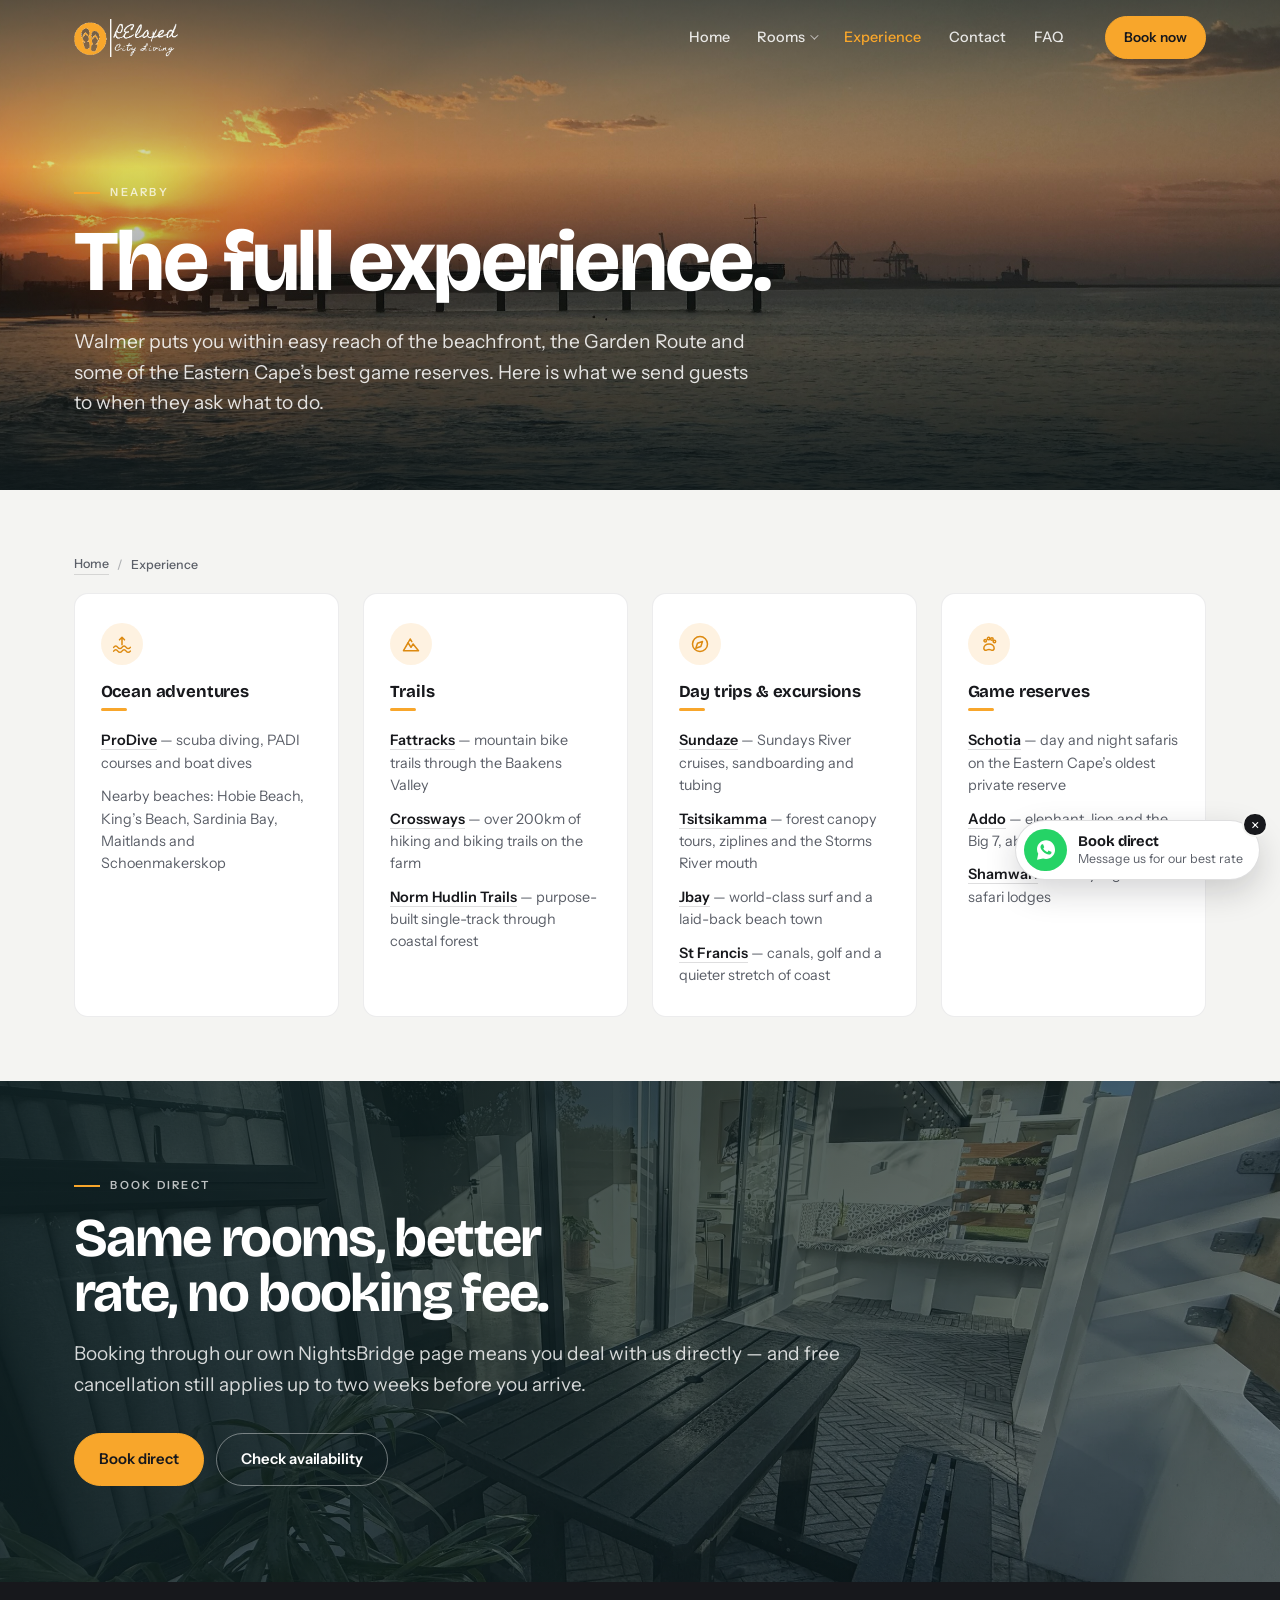
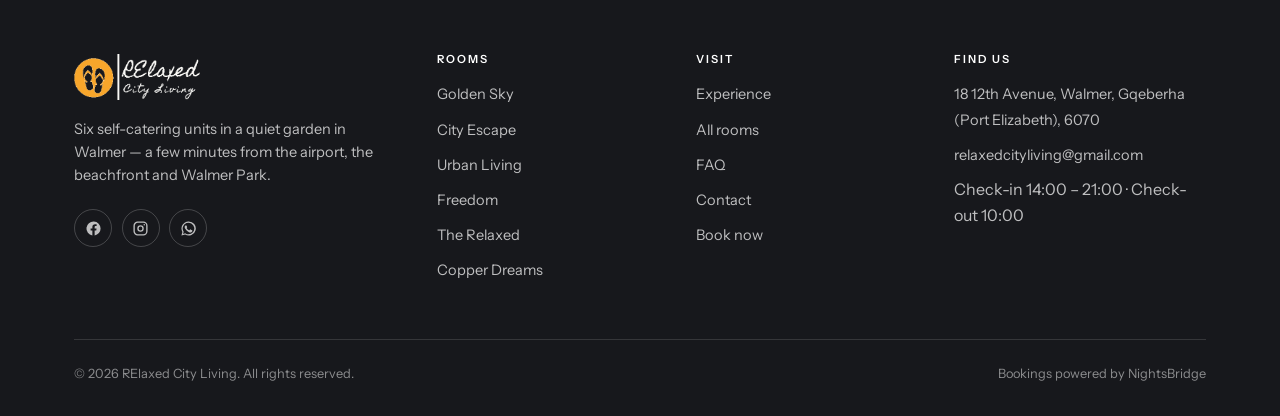
<file: experience.html>
<!DOCTYPE html>
<html lang="en-ZA">
<head>
<meta charset="utf-8">
<meta name="viewport" content="width=device-width, initial-scale=1">
<title>Things to Do in Gqeberha (Port Elizabeth) | RElaxed City Living</title>
<meta name="description" content="Our local picks for Gqeberha (Port Elizabeth): beaches, dive charters, mountain bike trails, day trips to Jeffreys Bay, St Francis and Tsitsikamma, and nearby game reserves.">
<meta name="theme-color" content="#17181c">
<link rel="canonical" href="https://relaxedcityliving.co.za/experience">
<meta property="og:type" content="website">
<meta property="og:site_name" content="RElaxed City Living">
<meta property="og:locale" content="en_ZA">
<meta property="og:url" content="https://relaxedcityliving.co.za/experience">
<meta property="og:title" content="Things to Do in Gqeberha (Port Elizabeth) | RElaxed City Living">
<meta property="og:description" content="Our local picks for Gqeberha (Port Elizabeth): beaches, dive charters, mountain bike trails, day trips to Jeffreys Bay, St Francis and Tsitsikamma, and nearby game reserves.">
<meta property="og:image" content="https://relaxedcityliving.co.za/assets/img/og/home.jpg">
<meta property="og:image:width" content="1200">
<meta property="og:image:height" content="630">
<meta property="og:image:alt" content="RElaxed City Living, Walmer, Gqeberha">
<meta name="twitter:card" content="summary_large_image">
<script type="application/ld+json">{"@context":"https://schema.org","@graph":[{"@type":"BreadcrumbList","itemListElement":[{"@type":"ListItem","position":1,"name":"Home","item":"https://relaxedcityliving.co.za/"},{"@type":"ListItem","position":2,"name":"Experience","item":"https://relaxedcityliving.co.za/experience"}]}]}</script>
<link rel="icon" href="assets/img/icon-48.png" sizes="48x48">
<link rel="icon" href="assets/img/icon-32.png" sizes="32x32">
<link rel="apple-touch-icon" href="assets/img/icon-180.png">
<link rel="preconnect" href="https://fonts.googleapis.com">
<link rel="preconnect" href="https://fonts.gstatic.com" crossorigin>
<link href="https://fonts.googleapis.com/css2?family=Bricolage+Grotesque:opsz,wght@12..96,400..800&family=Instrument+Sans:ital,wght@0,400..700;1,400&display=swap" rel="stylesheet">
<link rel="stylesheet" href="assets/css/style.css?v=3">
</head>
<body>
<a class="sr-only" href="#main">Skip to content</a>
<header class="header">
  <div class="header__inner">
    <a class="header__logo" href="/" aria-label="RElaxed City Living — home">
      <img class="logo-light" src="assets/img/logo-light.png" alt="RElaxed City Living" width="411" height="152">
      <img class="logo-dark" src="assets/img/logo.png" alt="RElaxed City Living" width="411" height="152">
    </a>
    <nav class="nav" id="nav">
      <a href="/">Home</a><div class="nav__item"><a href="/rooms" class="nav__trigger">Rooms</a><button class="nav__caret" type="button" aria-expanded="false" aria-label="Toggle rooms list"><svg viewBox="0 0 12 8" fill="none" aria-hidden="true"><path d="M1 1l5 5 5-5" stroke="currentColor" stroke-width="1.6" stroke-linecap="round" stroke-linejoin="round"/></svg></button><div class="nav__dropdown"><a href="/rooms/golden-sky">Golden Sky</a><a href="/rooms/city-escape">City Escape</a><a href="/rooms/urban-living">Urban Living</a><a href="/rooms/freedom">Freedom</a><a href="/rooms/the-relaxed">The Relaxed</a><a href="/rooms/copper-dreams">Copper Dreams</a></div></div><a href="/experience" aria-current="page">Experience</a><a href="/contact">Contact</a><a href="/faq">FAQ</a>
      <a class="btn btn--sun btn--sm" href="https://book.nightsbridge.com/22849" target="_blank" rel="noopener">Book now</a>
    </nav>
    <a class="btn btn--sun btn--sm header__cta" href="https://book.nightsbridge.com/22849" target="_blank" rel="noopener">Book now</a>
    <button class="burger" type="button" aria-label="Menu" aria-expanded="false" aria-controls="nav">
      <span></span><span></span><span></span>
    </button>
  </div>
</header>
<main id="main">
<section class="hero hero--short" style="min-height:min(56svh,490px)">
  <div class="hero__bg"><img class="is-active" src="assets/img/main/experience-hero.jpg" alt="" fetchpriority="high" style="object-position:center 78%"></div>
  <div class="hero__inner">
    <p class="eyebrow eyebrow--light">Nearby</p>
    <h1>The full experience.</h1>
    <p class="hero__sub">Walmer puts you within easy reach of the beachfront, the Garden Route and some of the Eastern Cape&rsquo;s best game reserves. Here is what we send guests to when they ask what to do.</p>
  </div>
</section>

<section class="section section--tight">
  <div class="wrap">
    <p class="crumb"><a href="/">Home</a> <span>/</span> Experience</p>
    <div class="explore-grid">
      <div class="explore-card reveal">
        <div class="explore-card__icon"><svg viewBox="0 0 24 24" fill="none" stroke="currentColor" stroke-width="1.8" stroke-linecap="round" stroke-linejoin="round"><path d="M2 16c1.5-2 3.5-2 5 0s3.5 2 5 0 3.5-2 5 0 3.5 2 5 0"/><path d="M2 20.5c1.5-2 3.5-2 5 0s3.5 2 5 0 3.5-2 5 0 3.5 2 5 0"/><path d="M12 13V4M12 4l3 3M12 4 9 7"/></svg></div>
        <h4>Ocean adventures</h4>
        <ul>
          <li><a href="https://prodivepe.co.za/" target="_blank" rel="noopener">ProDive</a> — scuba diving, PADI courses and boat dives</li>
          <li>Nearby beaches: Hobie Beach, King&rsquo;s Beach, Sardinia Bay, Maitlands and Schoenmakerskop</li>
        </ul>
      </div>
      <div class="explore-card reveal">
        <div class="explore-card__icon"><svg viewBox="0 0 24 24" fill="none" stroke="currentColor" stroke-width="1.8" stroke-linecap="round" stroke-linejoin="round"><path d="M3 20l5.5-9.5L12 16l2.5-4L21 20z"/><path d="M8.5 10.5 11 6l2 3.2"/></svg></div>
        <h4>Trails</h4>
        <ul>
          <li><a href="https://www.fattracks.co.za/" target="_blank" rel="noopener">Fattracks</a> — mountain bike trails through the Baakens Valley</li>
          <li><a href="https://3riverstrails.co.za/" target="_blank" rel="noopener">Crossways</a> — over 200km of hiking and biking trails on the farm</li>
          <li><a href="https://www.facebook.com/Normhudlin" target="_blank" rel="noopener">Norm Hudlin Trails</a> — purpose-built single-track through coastal forest</li>
        </ul>
      </div>
      <div class="explore-card reveal">
        <div class="explore-card__icon"><svg viewBox="0 0 24 24" fill="none" stroke="currentColor" stroke-width="1.8" stroke-linecap="round" stroke-linejoin="round"><circle cx="12" cy="12" r="9"/><path d="M15 9l-2 6-6 2 2-6z"/></svg></div>
        <h4>Day trips &amp; excursions</h4>
        <ul>
          <li><a href="https://sundaze.co.za/" target="_blank" rel="noopener">Sundaze</a> — Sundays River cruises, sandboarding and tubing</li>
          <li><a href="https://www.tsitsikamma.info/" target="_blank" rel="noopener">Tsitsikamma</a> — forest canopy tours, ziplines and the Storms River mouth</li>
          <li><a href="https://www.jeffreysbaytourism.co.za/" target="_blank" rel="noopener">Jbay</a> — world-class surf and a laid-back beach town</li>
          <li><a href="https://www.stfrancistourism.co.za/" target="_blank" rel="noopener">St Francis</a> — canals, golf and a quieter stretch of coast</li>
        </ul>
      </div>
      <div class="explore-card reveal">
        <div class="explore-card__icon"><svg viewBox="0 0 24 24" fill="none" stroke="currentColor" stroke-width="1.8" stroke-linecap="round" stroke-linejoin="round"><circle cx="7.5" cy="8" r="1.5"/><circle cx="11.5" cy="5.5" r="1.5"/><circle cx="15.5" cy="6" r="1.5"/><circle cx="18.5" cy="9" r="1.5"/><path d="M12 12c-3.2 0-6.2 2.1-6.2 5.1 0 1.6 1.3 2.7 2.9 2.3 1-.2 2.1-.8 3.3-.8s2.3.6 3.3.8c1.6.4 2.9-.7 2.9-2.3 0-3-3-5.1-6.2-5.1z"/></svg></div>
        <h4>Game reserves</h4>
        <ul>
          <li><a href="https://schotiasafaris.co.za/" target="_blank" rel="noopener">Schotia</a> — day and night safaris on the Eastern Cape&rsquo;s oldest private reserve</li>
          <li><a href="https://www.sanparks.org/parks/addo-elephant" target="_blank" rel="noopener">Addo</a> — elephant, lion and the Big 7, about 30 minutes away</li>
          <li><a href="https://www.shamwari.com/" target="_blank" rel="noopener">Shamwari</a> — luxury Big Five safari lodges</li>
        </ul>
      </div>
    </div>
  </div>
</section>

<section class="ctaband reveal">
  <img src="assets/img/main/ctaband-patio.webp" alt="" loading="lazy">
  <div class="wrap">
    <p class="eyebrow eyebrow--light">Book direct</p>
    <h2>Same rooms, better rate, no booking fee.</h2>
    <p class="lede lede--light">Booking through our own NightsBridge page means you deal with us directly — and free cancellation still applies up to two weeks before you arrive.</p>
    <div class="btn-row">
      <a class="btn btn--sun" href="https://wa.me/27721750825?text=Hi%21%20I%27d%20like%20to%20book%20directly%20at%20RElaxed%20City%20Living." target="_blank" rel="noopener">Book direct</a>
      <a class="btn btn--ghost-light" href="https://book.nightsbridge.com/22849" target="_blank" rel="noopener">Check availability</a>
    </div>
  </div>
</section>

</main>
<footer class="footer">
  <div class="wrap">
    <div class="footer__grid">
      <div>
        <img class="footer__logo" src="assets/img/logo-light.png" alt="RElaxed City Living" width="411" height="152">
        <p>Six self-catering units in a quiet garden in Walmer — a few minutes from the airport, the beachfront and Walmer Park.</p>
        <div class="social">
          <a href="#" aria-label="Facebook"><svg viewBox="0 0 24 24" fill="currentColor"><path d="M22 12a10 10 0 1 0-11.6 9.9v-7H7.9V12h2.5V9.8c0-2.5 1.5-3.9 3.8-3.9 1.1 0 2.2.2 2.2.2v2.5h-1.2c-1.2 0-1.6.8-1.6 1.6V12h2.7l-.4 2.9h-2.3v7A10 10 0 0 0 22 12z"/></svg></a>
          <a href="#" aria-label="Instagram"><svg viewBox="0 0 24 24" fill="none" stroke="currentColor" stroke-width="1.9"><rect x="3" y="3" width="18" height="18" rx="5"/><circle cx="12" cy="12" r="3.6"/><circle cx="17.3" cy="6.7" r="1.1" fill="currentColor" stroke="none"/></svg></a>
          <a href="https://wa.me/27721750825" aria-label="WhatsApp"><svg viewBox="0 0 24 24" fill="currentColor"><path d="M12 2a10 10 0 0 0-8.6 15L2 22l5.2-1.4A10 10 0 1 0 12 2zm0 18.2a8.2 8.2 0 0 1-4.2-1.2l-.3-.2-3.1.8.8-3-.2-.3A8.2 8.2 0 1 1 12 20.2zm4.5-6.1c-.2-.1-1.5-.7-1.7-.8s-.4-.1-.6.1-.6.8-.8 1-.3.2-.6.1a6.7 6.7 0 0 1-3.3-2.9c-.2-.4.2-.4.6-1.2.1-.2 0-.4 0-.5s-.6-1.4-.8-1.9-.4-.4-.6-.4h-.5a1 1 0 0 0-.7.3 3 3 0 0 0-.9 2.2 5.2 5.2 0 0 0 1.1 2.7 11.8 11.8 0 0 0 4.5 4 5.3 5.3 0 0 0 3.2.7 2.7 2.7 0 0 0 1.8-1.3 2.2 2.2 0 0 0 .2-1.3c-.1-.1-.3-.2-.5-.3z"/></svg></a>
        </div>
      </div>
      <div>
        <h4>Rooms</h4>
        <ul><li><a href="/rooms/golden-sky">Golden Sky</a></li><li><a href="/rooms/city-escape">City Escape</a></li><li><a href="/rooms/urban-living">Urban Living</a></li><li><a href="/rooms/freedom">Freedom</a></li><li><a href="/rooms/the-relaxed">The Relaxed</a></li><li><a href="/rooms/copper-dreams">Copper Dreams</a></li></ul>
      </div>
      <div>
        <h4>Visit</h4>
        <ul>
          <li><a href="/experience">Experience</a></li>
          <li><a href="/rooms">All rooms</a></li>
          <li><a href="/faq">FAQ</a></li>
          <li><a href="/contact">Contact</a></li>
          <li><a href="https://book.nightsbridge.com/22849" target="_blank" rel="noopener">Book now</a></li>
        </ul>
      </div>
      <div>
        <h4>Find us</h4>
        <ul>
          <li><a href="https://www.google.com/maps/search/?api=1&amp;query=-33.981879,25.570888" target="_blank" rel="noopener">18 12th Avenue, Walmer, Gqeberha (Port Elizabeth), 6070</a></li>
          <li><a href="mailto:relaxedcityliving@gmail.com">relaxedcityliving@gmail.com</a></li>
          <li>Check-in 14:00 – 21:00 &middot; Check-out 10:00</li>
        </ul>
      </div>
    </div>
    <div class="footer__bottom">
      <span>&copy; <span data-year>2026</span> RElaxed City Living. All rights reserved.</span>
      <span>Bookings powered by NightsBridge</span>
    </div>
  </div>
</footer>
<script src="assets/js/site.js" defer></script>
</body>
</html>
</file>
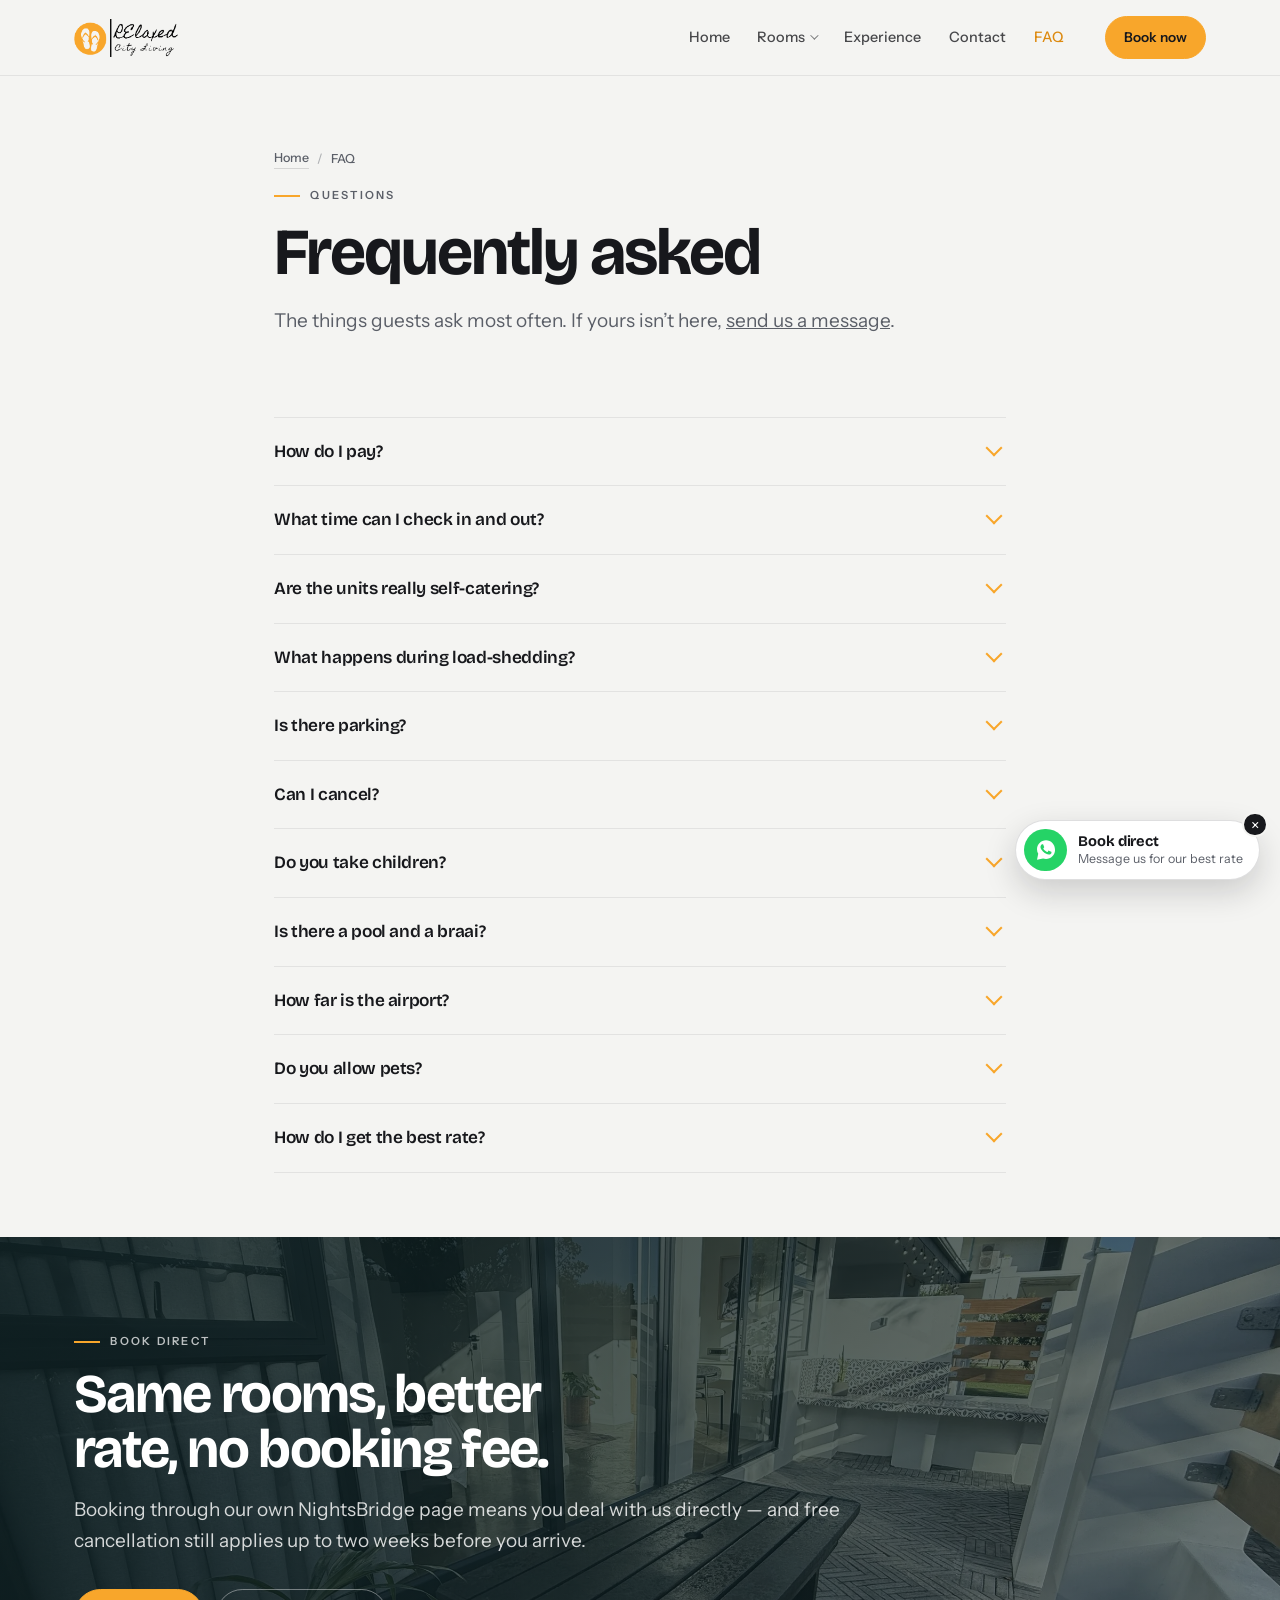
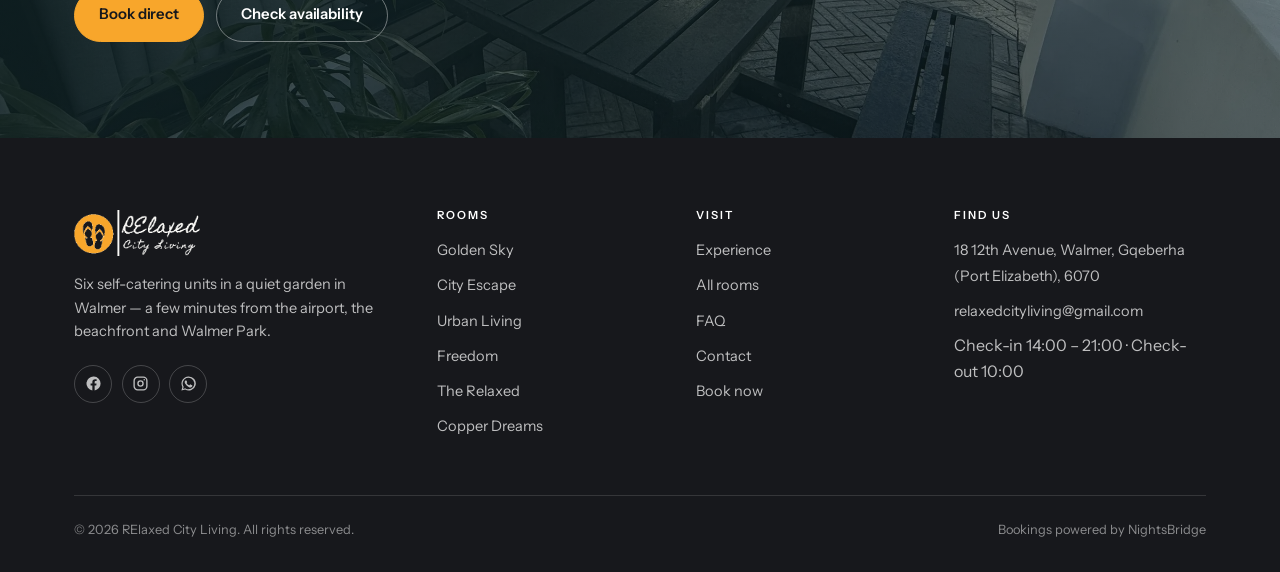
<file: faq.html>
<!DOCTYPE html>
<html lang="en-ZA">
<head>
<meta charset="utf-8">
<meta name="viewport" content="width=device-width, initial-scale=1">
<title>Guest FAQ: Check-in, Parking, Pets &amp; Load-Shedding | RElaxed City Living</title>
<meta name="description" content="Check-in times, cancellation, load-shedding backup, parking, children and pets at our self-catering units in Walmer, Gqeberha (Port Elizabeth).">
<meta name="theme-color" content="#17181c">
<link rel="canonical" href="https://relaxedcityliving.co.za/faq">
<meta property="og:type" content="website">
<meta property="og:site_name" content="RElaxed City Living">
<meta property="og:locale" content="en_ZA">
<meta property="og:url" content="https://relaxedcityliving.co.za/faq">
<meta property="og:title" content="Guest FAQ: Check-in, Parking, Pets &amp; Load-Shedding | RElaxed City Living">
<meta property="og:description" content="Check-in times, cancellation, load-shedding backup, parking, children and pets at our self-catering units in Walmer, Gqeberha (Port Elizabeth).">
<meta property="og:image" content="https://relaxedcityliving.co.za/assets/img/og/home.jpg">
<meta property="og:image:width" content="1200">
<meta property="og:image:height" content="630">
<meta property="og:image:alt" content="RElaxed City Living, Walmer, Gqeberha">
<meta name="twitter:card" content="summary_large_image">
<link rel="icon" href="assets/img/icon-48.png" sizes="48x48">
<link rel="icon" href="assets/img/icon-32.png" sizes="32x32">
<link rel="apple-touch-icon" href="assets/img/icon-180.png">
<link rel="preconnect" href="https://fonts.googleapis.com">
<link rel="preconnect" href="https://fonts.gstatic.com" crossorigin>
<link href="https://fonts.googleapis.com/css2?family=Bricolage+Grotesque:opsz,wght@12..96,400..800&family=Instrument+Sans:ital,wght@0,400..700;1,400&display=swap" rel="stylesheet">
<link rel="stylesheet" href="assets/css/style.css?v=3">
</head>
<body>
<a class="sr-only" href="#main">Skip to content</a>
<header class="header">
  <div class="header__inner">
    <a class="header__logo" href="/" aria-label="RElaxed City Living — home">
      <img class="logo-light" src="assets/img/logo-light.png" alt="RElaxed City Living" width="411" height="152">
      <img class="logo-dark" src="assets/img/logo.png" alt="RElaxed City Living" width="411" height="152">
    </a>
    <nav class="nav" id="nav">
      <a href="/">Home</a><div class="nav__item"><a href="/rooms" class="nav__trigger">Rooms</a><button class="nav__caret" type="button" aria-expanded="false" aria-label="Toggle rooms list"><svg viewBox="0 0 12 8" fill="none" aria-hidden="true"><path d="M1 1l5 5 5-5" stroke="currentColor" stroke-width="1.6" stroke-linecap="round" stroke-linejoin="round"/></svg></button><div class="nav__dropdown"><a href="/rooms/golden-sky">Golden Sky</a><a href="/rooms/city-escape">City Escape</a><a href="/rooms/urban-living">Urban Living</a><a href="/rooms/freedom">Freedom</a><a href="/rooms/the-relaxed">The Relaxed</a><a href="/rooms/copper-dreams">Copper Dreams</a></div></div><a href="/experience">Experience</a><a href="/contact">Contact</a><a href="/faq" aria-current="page">FAQ</a>
      <a class="btn btn--sun btn--sm" href="https://book.nightsbridge.com/22849" target="_blank" rel="noopener">Book now</a>
    </nav>
    <a class="btn btn--sun btn--sm header__cta" href="https://book.nightsbridge.com/22849" target="_blank" rel="noopener">Book now</a>
    <button class="burger" type="button" aria-label="Menu" aria-expanded="false" aria-controls="nav">
      <span></span><span></span><span></span>
    </button>
  </div>
</header>
<main id="main">
<section class="pagehead">
  <div class="wrap wrap--narrow">
    <p class="crumb"><a href="/">Home</a> <span>/</span> FAQ</p>
    <p class="eyebrow">Questions</p>
    <h1>Frequently asked</h1>
    <p class="lede">The things guests ask most often. If yours isn&rsquo;t here, <a href="/contact" style="color:inherit">send us a message</a>.</p>
  </div>
</section>

<section class="section section--tight">
  <div class="wrap wrap--narrow">
    <div class="faq reveal"><details><summary>How do I pay?</summary><div class="faq__a">Our preferred payment method is EFT. Get in touch and we will send you our banking details.</div></details><details><summary>What time can I check in and out?</summary><div class="faq__a">Check-in is between 14:00 – 21:00 and check-out is by 10:00. If you are arriving outside those hours, let us know in advance and we will make a plan.</div></details><details><summary>Are the units really self-catering?</summary><div class="faq__a">Yes. Every unit has its own kitchen or kitchenette with a fridge, and most have an oven, hob and air fryer. Rates are quoted on a self-catering basis, so no meals are included.</div></details><details><summary>What happens during load-shedding?</summary><div class="faq__a">The whole property runs on solar panels with inverters and backup batteries, and the property has water tanks. Lights, WiFi and key plugs stay on through a typical outage or water interruption.</div></details><details><summary>Is there parking?</summary><div class="faq__a">Yes — ample secure, off-street parking shared on site for all guests, including larger vehicles.</div></details><details><summary>Can I cancel?</summary><div class="faq__a">Cancel more than two weeks before check-in and your deposit is refunded in full. Between one and two weeks before check-in, half the deposit is refunded. Inside a week, the deposit is not refunded.</div></details><details><summary>Do you take children?</summary><div class="faq__a">All ages are welcome. Several units have sleeper couches or extra mattresses for children, and a cot and baby bath are available by arrangement in any unit.</div></details><details><summary>Is there a pool and a braai?</summary><div class="faq__a">The pool and the garden are shared between the units. Golden Sky has its own private wood-fired braai, and Freedom has its own Weber. The remaining units have charcoal braai stands available on request.</div></details><details><summary>How far is the airport?</summary><div class="faq__a">Chief Dawid Stuurman International Airport is roughly five minutes away by car. The beachfront is about ten minutes, and Walmer Park Shopping Centre is walking distance.</div></details><details><summary>Do you allow pets?</summary><div class="faq__a">Yes, please ask before you book due to suitability of units — get in touch and we will let you know what is possible for the unit and dates you have in mind.</div></details><details><summary>How do I get the best rate?</summary><div class="faq__a">Contact us via WhatsApp and let&rsquo;s chat, or follow the Book Now link on the page.</div></details></div>
  </div>
</section>

<section class="ctaband reveal">
  <img src="assets/img/main/ctaband-patio.webp" alt="" loading="lazy">
  <div class="wrap">
    <p class="eyebrow eyebrow--light">Book direct</p>
    <h2>Same rooms, better rate, no booking fee.</h2>
    <p class="lede lede--light">Booking through our own NightsBridge page means you deal with us directly — and free cancellation still applies up to two weeks before you arrive.</p>
    <div class="btn-row">
      <a class="btn btn--sun" href="https://wa.me/27721750825?text=Hi%21%20I%27d%20like%20to%20book%20directly%20at%20RElaxed%20City%20Living." target="_blank" rel="noopener">Book direct</a>
      <a class="btn btn--ghost-light" href="https://book.nightsbridge.com/22849" target="_blank" rel="noopener">Check availability</a>
    </div>
  </div>
</section>

<script type="application/ld+json">{"@context":"https://schema.org","@type":"FAQPage","mainEntity":[{"@type": "Question", "name": "How do I pay?", "acceptedAnswer": {"@type": "Answer", "text": "Our preferred payment method is EFT. Get in touch and we will send you our banking details."}},{"@type": "Question", "name": "What time can I check in and out?", "acceptedAnswer": {"@type": "Answer", "text": "Check-in is between 14:00 \u2013 21:00 and check-out is by 10:00. If you are arriving outside those hours, let us know in advance and we will make a plan."}},{"@type": "Question", "name": "Are the units really self-catering?", "acceptedAnswer": {"@type": "Answer", "text": "Yes. Every unit has its own kitchen or kitchenette with a fridge, and most have an oven, hob and air fryer. Rates are quoted on a self-catering basis, so no meals are included."}},{"@type": "Question", "name": "What happens during load-shedding?", "acceptedAnswer": {"@type": "Answer", "text": "The whole property runs on solar panels with inverters and backup batteries, and the property has water tanks. Lights, WiFi and key plugs stay on through a typical outage or water interruption."}},{"@type": "Question", "name": "Is there parking?", "acceptedAnswer": {"@type": "Answer", "text": "Yes \u2014 ample secure, off-street parking shared on site for all guests, including larger vehicles."}},{"@type": "Question", "name": "Can I cancel?", "acceptedAnswer": {"@type": "Answer", "text": "Cancel more than two weeks before check-in and your deposit is refunded in full. Between one and two weeks before check-in, half the deposit is refunded. Inside a week, the deposit is not refunded."}},{"@type": "Question", "name": "Do you take children?", "acceptedAnswer": {"@type": "Answer", "text": "All ages are welcome. Several units have sleeper couches or extra mattresses for children, and a cot and baby bath are available by arrangement in any unit."}},{"@type": "Question", "name": "Is there a pool and a braai?", "acceptedAnswer": {"@type": "Answer", "text": "The pool and the garden are shared between the units. Golden Sky has its own private wood-fired braai, and Freedom has its own Weber. The remaining units have charcoal braai stands available on request."}},{"@type": "Question", "name": "How far is the airport?", "acceptedAnswer": {"@type": "Answer", "text": "Chief Dawid Stuurman International Airport is roughly five minutes away by car. The beachfront is about ten minutes, and Walmer Park Shopping Centre is walking distance."}},{"@type": "Question", "name": "Do you allow pets?", "acceptedAnswer": {"@type": "Answer", "text": "Yes, please ask before you book due to suitability of units \u2014 get in touch and we will let you know what is possible for the unit and dates you have in mind."}},{"@type": "Question", "name": "How do I get the best rate?", "acceptedAnswer": {"@type": "Answer", "text": "Contact us via WhatsApp and let’s chat, or follow the Book Now link on the page."}}]}</script>
</main>
<footer class="footer">
  <div class="wrap">
    <div class="footer__grid">
      <div>
        <img class="footer__logo" src="assets/img/logo-light.png" alt="RElaxed City Living" width="411" height="152">
        <p>Six self-catering units in a quiet garden in Walmer — a few minutes from the airport, the beachfront and Walmer Park.</p>
        <div class="social">
          <a href="#" aria-label="Facebook"><svg viewBox="0 0 24 24" fill="currentColor"><path d="M22 12a10 10 0 1 0-11.6 9.9v-7H7.9V12h2.5V9.8c0-2.5 1.5-3.9 3.8-3.9 1.1 0 2.2.2 2.2.2v2.5h-1.2c-1.2 0-1.6.8-1.6 1.6V12h2.7l-.4 2.9h-2.3v7A10 10 0 0 0 22 12z"/></svg></a>
          <a href="#" aria-label="Instagram"><svg viewBox="0 0 24 24" fill="none" stroke="currentColor" stroke-width="1.9"><rect x="3" y="3" width="18" height="18" rx="5"/><circle cx="12" cy="12" r="3.6"/><circle cx="17.3" cy="6.7" r="1.1" fill="currentColor" stroke="none"/></svg></a>
          <a href="https://wa.me/27721750825" aria-label="WhatsApp"><svg viewBox="0 0 24 24" fill="currentColor"><path d="M12 2a10 10 0 0 0-8.6 15L2 22l5.2-1.4A10 10 0 1 0 12 2zm0 18.2a8.2 8.2 0 0 1-4.2-1.2l-.3-.2-3.1.8.8-3-.2-.3A8.2 8.2 0 1 1 12 20.2zm4.5-6.1c-.2-.1-1.5-.7-1.7-.8s-.4-.1-.6.1-.6.8-.8 1-.3.2-.6.1a6.7 6.7 0 0 1-3.3-2.9c-.2-.4.2-.4.6-1.2.1-.2 0-.4 0-.5s-.6-1.4-.8-1.9-.4-.4-.6-.4h-.5a1 1 0 0 0-.7.3 3 3 0 0 0-.9 2.2 5.2 5.2 0 0 0 1.1 2.7 11.8 11.8 0 0 0 4.5 4 5.3 5.3 0 0 0 3.2.7 2.7 2.7 0 0 0 1.8-1.3 2.2 2.2 0 0 0 .2-1.3c-.1-.1-.3-.2-.5-.3z"/></svg></a>
        </div>
      </div>
      <div>
        <h4>Rooms</h4>
        <ul><li><a href="/rooms/golden-sky">Golden Sky</a></li><li><a href="/rooms/city-escape">City Escape</a></li><li><a href="/rooms/urban-living">Urban Living</a></li><li><a href="/rooms/freedom">Freedom</a></li><li><a href="/rooms/the-relaxed">The Relaxed</a></li><li><a href="/rooms/copper-dreams">Copper Dreams</a></li></ul>
      </div>
      <div>
        <h4>Visit</h4>
        <ul>
          <li><a href="/experience">Experience</a></li>
          <li><a href="/rooms">All rooms</a></li>
          <li><a href="/faq">FAQ</a></li>
          <li><a href="/contact">Contact</a></li>
          <li><a href="https://book.nightsbridge.com/22849" target="_blank" rel="noopener">Book now</a></li>
        </ul>
      </div>
      <div>
        <h4>Find us</h4>
        <ul>
          <li><a href="https://www.google.com/maps/search/?api=1&amp;query=-33.981879,25.570888" target="_blank" rel="noopener">18 12th Avenue, Walmer, Gqeberha (Port Elizabeth), 6070</a></li>
          <li><a href="mailto:relaxedcityliving@gmail.com">relaxedcityliving@gmail.com</a></li>
          <li>Check-in 14:00 – 21:00 &middot; Check-out 10:00</li>
        </ul>
      </div>
    </div>
    <div class="footer__bottom">
      <span>&copy; <span data-year>2026</span> RElaxed City Living. All rights reserved.</span>
      <span>Bookings powered by NightsBridge</span>
    </div>
  </div>
</footer>
<script src="assets/js/site.js" defer></script>
</body>
</html>
</file>
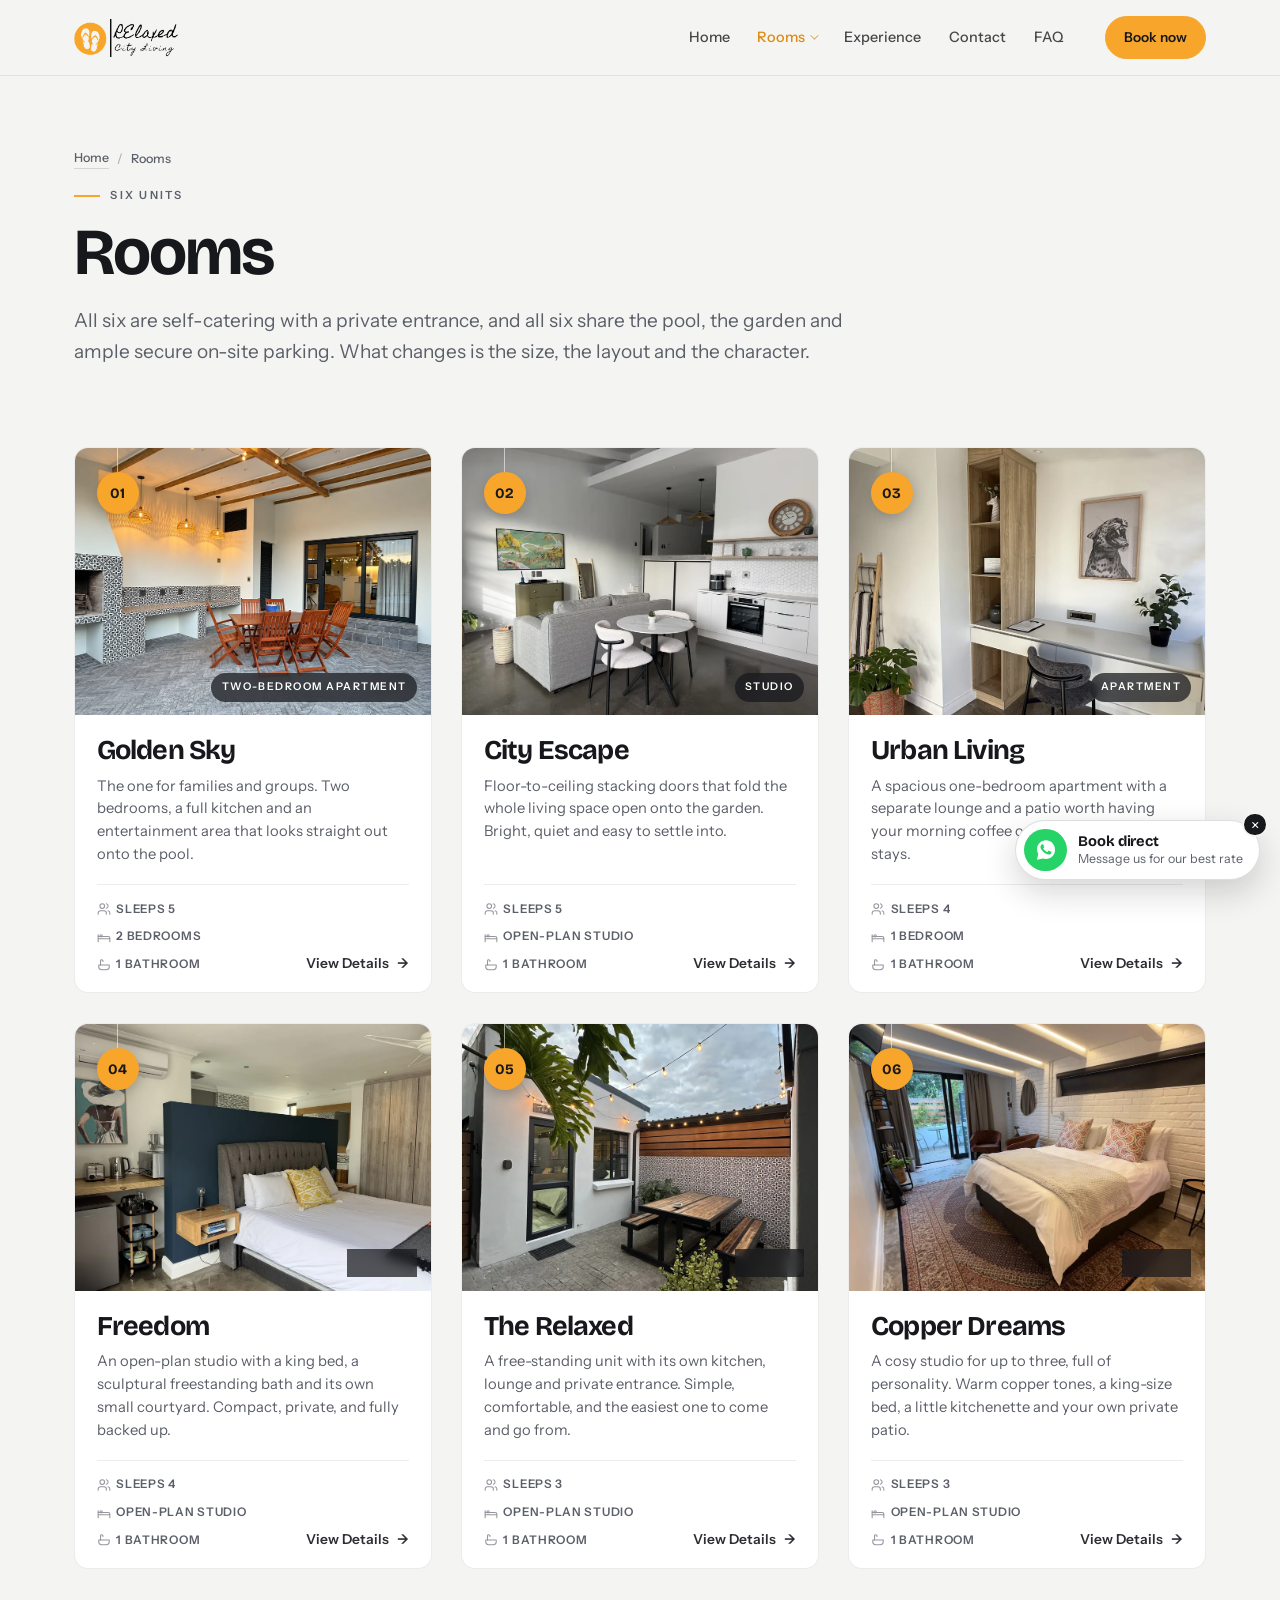
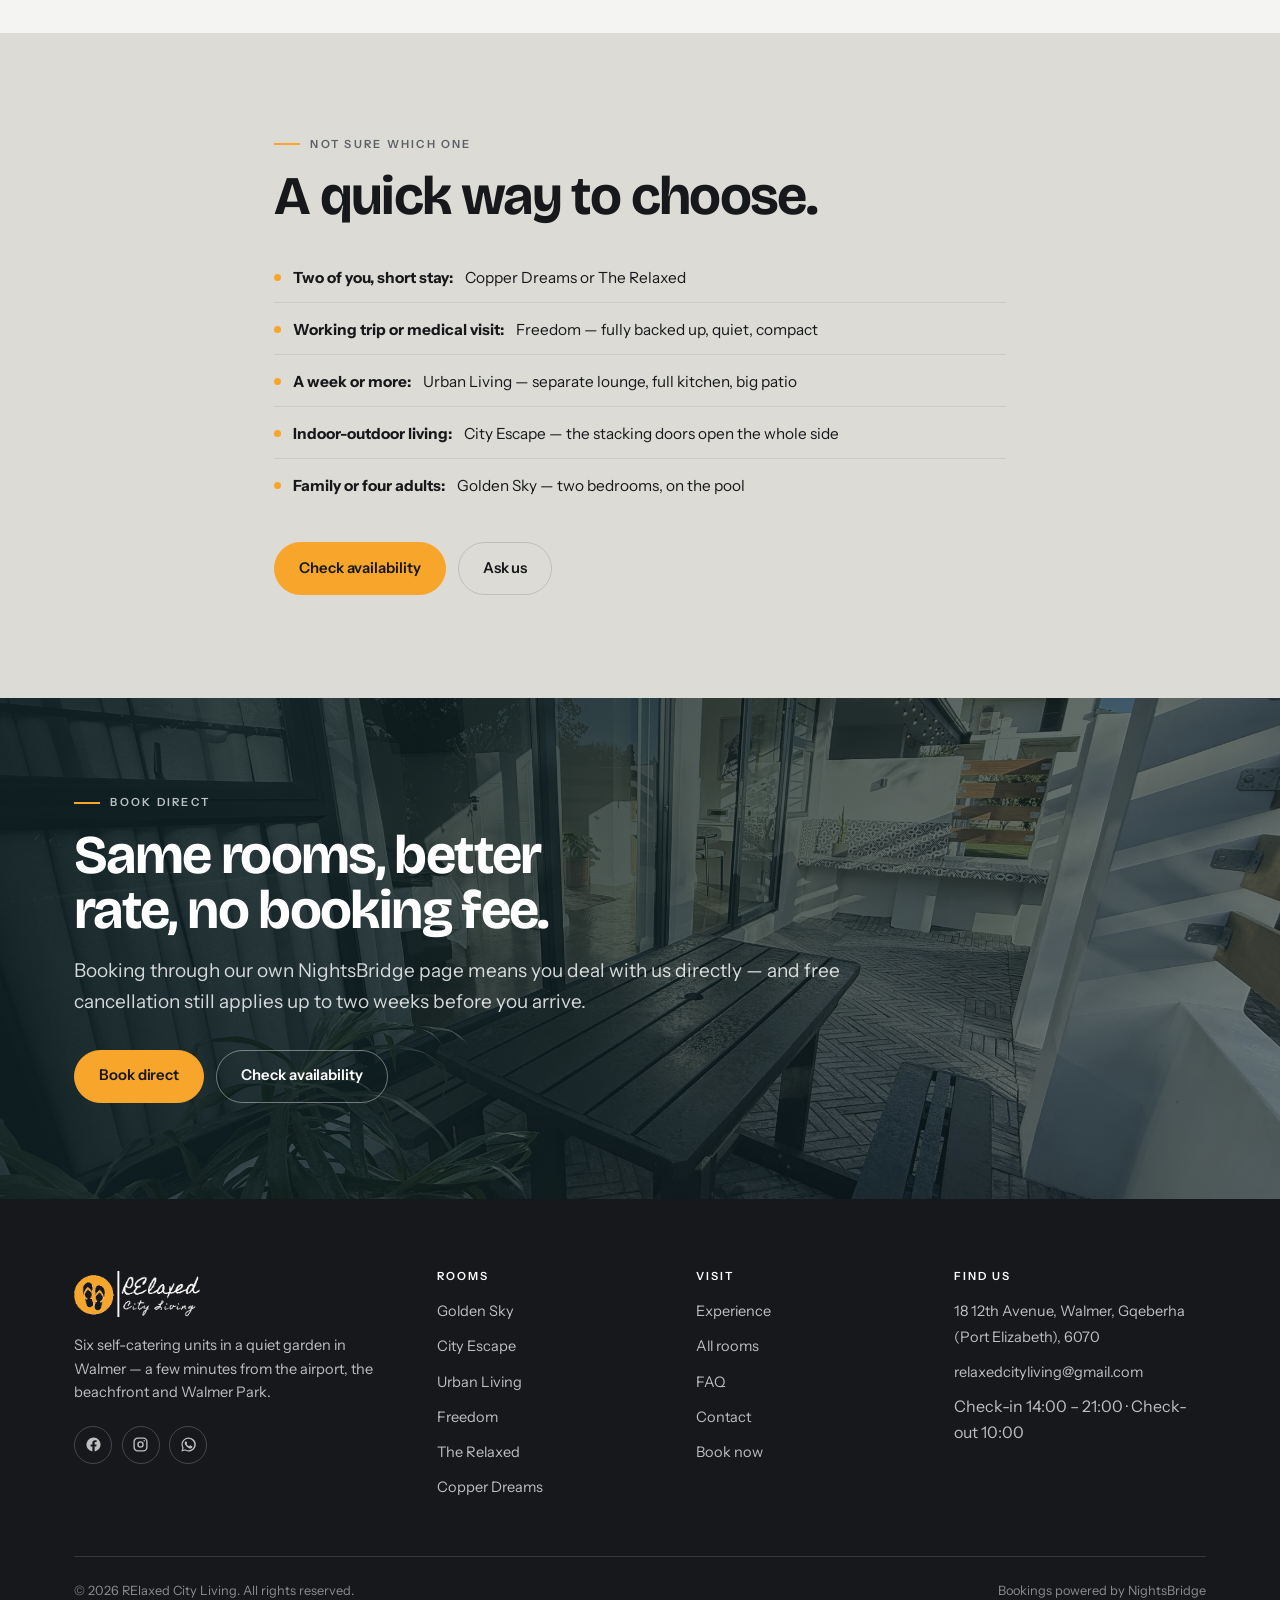
<file: rooms.html>
<!DOCTYPE html>
<html lang="en-ZA">
<head>
<meta charset="utf-8">
<meta name="viewport" content="width=device-width, initial-scale=1">
<title>Self-Catering Studios &amp; Apartments in Walmer, Gqeberha | RElaxed City Living</title>
<meta name="description" content="Compare six self-catering studios and apartments in Walmer, Gqeberha (Port Elizabeth), sleeping 3 to 5 guests. Shared pool, solar backup, secure parking, near the airport.">
<meta name="theme-color" content="#17181c">
<link rel="canonical" href="https://relaxedcityliving.co.za/rooms">
<meta property="og:type" content="website">
<meta property="og:site_name" content="RElaxed City Living">
<meta property="og:locale" content="en_ZA">
<meta property="og:url" content="https://relaxedcityliving.co.za/rooms">
<meta property="og:title" content="Self-Catering Studios &amp; Apartments in Walmer, Gqeberha | RElaxed City Living">
<meta property="og:description" content="Compare six self-catering studios and apartments in Walmer, Gqeberha (Port Elizabeth), sleeping 3 to 5 guests. Shared pool, solar backup, secure parking, near the airport.">
<meta property="og:image" content="https://relaxedcityliving.co.za/assets/img/og/home.jpg">
<meta property="og:image:width" content="1200">
<meta property="og:image:height" content="630">
<meta property="og:image:alt" content="Self-catering units at RElaxed City Living, Walmer">
<meta name="twitter:card" content="summary_large_image">
<script type="application/ld+json">{"@context":"https://schema.org","@graph":[{"@type":"BreadcrumbList","itemListElement":[{"@type":"ListItem","position":1,"name":"Home","item":"https://relaxedcityliving.co.za/"},{"@type":"ListItem","position":2,"name":"Rooms","item":"https://relaxedcityliving.co.za/rooms"}]}]}</script>
<link rel="icon" href="assets/img/icon-48.png" sizes="48x48">
<link rel="icon" href="assets/img/icon-32.png" sizes="32x32">
<link rel="apple-touch-icon" href="assets/img/icon-180.png">
<link rel="preconnect" href="https://fonts.googleapis.com">
<link rel="preconnect" href="https://fonts.gstatic.com" crossorigin>
<link href="https://fonts.googleapis.com/css2?family=Bricolage+Grotesque:opsz,wght@12..96,400..800&family=Instrument+Sans:ital,wght@0,400..700;1,400&display=swap" rel="stylesheet">
<link rel="stylesheet" href="assets/css/style.css?v=3">
</head>
<body>
<a class="sr-only" href="#main">Skip to content</a>
<header class="header">
  <div class="header__inner">
    <a class="header__logo" href="/" aria-label="RElaxed City Living — home">
      <img class="logo-light" src="assets/img/logo-light.png" alt="RElaxed City Living" width="411" height="152">
      <img class="logo-dark" src="assets/img/logo.png" alt="RElaxed City Living" width="411" height="152">
    </a>
    <nav class="nav" id="nav">
      <a href="/">Home</a><div class="nav__item"><a href="/rooms" class="nav__trigger" aria-current="page">Rooms</a><button class="nav__caret" type="button" aria-expanded="false" aria-label="Toggle rooms list"><svg viewBox="0 0 12 8" fill="none" aria-hidden="true"><path d="M1 1l5 5 5-5" stroke="currentColor" stroke-width="1.6" stroke-linecap="round" stroke-linejoin="round"/></svg></button><div class="nav__dropdown"><a href="/rooms/golden-sky">Golden Sky</a><a href="/rooms/city-escape">City Escape</a><a href="/rooms/urban-living">Urban Living</a><a href="/rooms/freedom">Freedom</a><a href="/rooms/the-relaxed">The Relaxed</a><a href="/rooms/copper-dreams">Copper Dreams</a></div></div><a href="/experience">Experience</a><a href="/contact">Contact</a><a href="/faq">FAQ</a>
      <a class="btn btn--sun btn--sm" href="https://book.nightsbridge.com/22849" target="_blank" rel="noopener">Book now</a>
    </nav>
    <a class="btn btn--sun btn--sm header__cta" href="https://book.nightsbridge.com/22849" target="_blank" rel="noopener">Book now</a>
    <button class="burger" type="button" aria-label="Menu" aria-expanded="false" aria-controls="nav">
      <span></span><span></span><span></span>
    </button>
  </div>
</header>
<main id="main">
<section class="pagehead">
  <div class="wrap">
    <p class="crumb"><a href="/">Home</a> <span>/</span> Rooms</p>
    <p class="eyebrow">Six units</p>
    <h1>Rooms</h1>
    <p class="lede">All six are self-catering with a private entrance, and all six share the pool, the garden and ample secure on-site parking. What changes is the size, the layout and the character.</p>
  </div>
</section>

<section class="section section--tight">
  <div class="wrap">
    <div class="rooms">
      <a class="room reveal" href="/rooms/golden-sky">
  <div class="keytag"><span class="keytag__string"></span><span class="keytag__disc">01</span></div>
  <div class="room__media">
    <img src="assets/img/golden-sky/golden-sky-01-sm.webp" alt="Golden Sky at RElaxed City Living" loading="lazy" width="900" height="675">
    <span class="room__type">Two-bedroom apartment</span>
  </div>
  <div class="room__body">
    <h3>Golden Sky</h3>
    <p>The one for families and groups. Two bedrooms, a full kitchen and an entertainment area that looks straight out onto the pool.</p>
    <div class="room__tag">
      <ul class="specs">
        <li><svg viewBox="0 0 24 24" fill="none" stroke="currentColor" stroke-width="1.8" stroke-linecap="round" stroke-linejoin="round"><path d="M16 21v-2a4 4 0 0 0-4-4H6a4 4 0 0 0-4 4v2"/><circle cx="9" cy="7" r="4"/><path d="M22 21v-2a4 4 0 0 0-3-3.87"/><path d="M16 3.13a4 4 0 0 1 0 7.75"/></svg>Sleeps 5</li>
        <li><svg viewBox="0 0 24 24" fill="none" stroke="currentColor" stroke-width="1.8" stroke-linecap="round" stroke-linejoin="round"><path d="M2 8v12"/><path d="M22 20v-6a3 3 0 0 0-3-3H2"/><path d="M2 15h20"/><circle cx="7" cy="10" r="2"/></svg>2 bedrooms</li>
        <li><svg viewBox="0 0 24 24" fill="none" stroke="currentColor" stroke-width="1.8" stroke-linecap="round" stroke-linejoin="round"><path d="M3 12h18v3a5 5 0 0 1-5 5H8a5 5 0 0 1-5-5z"/><path d="M6 12V5a2 2 0 0 1 3.6-1.2"/><path d="M9 5h2"/></svg>1 bathroom</li>
      </ul>
      <span class="room__view">View Details <span aria-hidden="true">&rarr;</span></span>
    </div>
  </div>
</a>
<a class="room reveal" href="/rooms/city-escape">
  <div class="keytag"><span class="keytag__string"></span><span class="keytag__disc">02</span></div>
  <div class="room__media">
    <img src="assets/img/city-escape/city-escape-01-sm.webp" alt="City Escape at RElaxed City Living" loading="lazy" width="900" height="675">
    <span class="room__type">Studio</span>
  </div>
  <div class="room__body">
    <h3>City Escape</h3>
    <p>Floor-to-ceiling stacking doors that fold the whole living space open onto the garden. Bright, quiet and easy to settle into.</p>
    <div class="room__tag">
      <ul class="specs">
        <li><svg viewBox="0 0 24 24" fill="none" stroke="currentColor" stroke-width="1.8" stroke-linecap="round" stroke-linejoin="round"><path d="M16 21v-2a4 4 0 0 0-4-4H6a4 4 0 0 0-4 4v2"/><circle cx="9" cy="7" r="4"/><path d="M22 21v-2a4 4 0 0 0-3-3.87"/><path d="M16 3.13a4 4 0 0 1 0 7.75"/></svg>Sleeps 5</li>
        <li><svg viewBox="0 0 24 24" fill="none" stroke="currentColor" stroke-width="1.8" stroke-linecap="round" stroke-linejoin="round"><path d="M2 8v12"/><path d="M22 20v-6a3 3 0 0 0-3-3H2"/><path d="M2 15h20"/><circle cx="7" cy="10" r="2"/></svg>Open-plan studio</li>
        <li><svg viewBox="0 0 24 24" fill="none" stroke="currentColor" stroke-width="1.8" stroke-linecap="round" stroke-linejoin="round"><path d="M3 12h18v3a5 5 0 0 1-5 5H8a5 5 0 0 1-5-5z"/><path d="M6 12V5a2 2 0 0 1 3.6-1.2"/><path d="M9 5h2"/></svg>1 bathroom</li>
      </ul>
      <span class="room__view">View Details <span aria-hidden="true">&rarr;</span></span>
    </div>
  </div>
</a>
<a class="room reveal" href="/rooms/urban-living">
  <div class="keytag"><span class="keytag__string"></span><span class="keytag__disc">03</span></div>
  <div class="room__media">
    <img src="assets/img/urban-living/urban-living-01-sm.webp" alt="Urban Living at RElaxed City Living" loading="lazy" width="900" height="675">
    <span class="room__type">Apartment</span>
  </div>
  <div class="room__body">
    <h3>Urban Living</h3>
    <p>A spacious one-bedroom apartment with a separate lounge and a patio worth having your morning coffee on. Good for longer stays.</p>
    <div class="room__tag">
      <ul class="specs">
        <li><svg viewBox="0 0 24 24" fill="none" stroke="currentColor" stroke-width="1.8" stroke-linecap="round" stroke-linejoin="round"><path d="M16 21v-2a4 4 0 0 0-4-4H6a4 4 0 0 0-4 4v2"/><circle cx="9" cy="7" r="4"/><path d="M22 21v-2a4 4 0 0 0-3-3.87"/><path d="M16 3.13a4 4 0 0 1 0 7.75"/></svg>Sleeps 4</li>
        <li><svg viewBox="0 0 24 24" fill="none" stroke="currentColor" stroke-width="1.8" stroke-linecap="round" stroke-linejoin="round"><path d="M2 8v12"/><path d="M22 20v-6a3 3 0 0 0-3-3H2"/><path d="M2 15h20"/><circle cx="7" cy="10" r="2"/></svg>1 bedroom</li>
        <li><svg viewBox="0 0 24 24" fill="none" stroke="currentColor" stroke-width="1.8" stroke-linecap="round" stroke-linejoin="round"><path d="M3 12h18v3a5 5 0 0 1-5 5H8a5 5 0 0 1-5-5z"/><path d="M6 12V5a2 2 0 0 1 3.6-1.2"/><path d="M9 5h2"/></svg>1 bathroom</li>
      </ul>
      <span class="room__view">View Details <span aria-hidden="true">&rarr;</span></span>
    </div>
  </div>
</a>
<a class="room reveal" href="/rooms/freedom">
  <div class="keytag"><span class="keytag__string"></span><span class="keytag__disc">04</span></div>
  <div class="room__media">
    <img src="assets/img/freedom/freedom-01-sm.webp" alt="Freedom at RElaxed City Living" loading="lazy" width="900" height="675">
    <span class="room__type">Studio</span>
  </div>
  <div class="room__body">
    <h3>Freedom</h3>
    <p>An open-plan studio with a king bed, a sculptural freestanding bath and its own small courtyard. Compact, private, and fully backed up.</p>
    <div class="room__tag">
      <ul class="specs">
        <li><svg viewBox="0 0 24 24" fill="none" stroke="currentColor" stroke-width="1.8" stroke-linecap="round" stroke-linejoin="round"><path d="M16 21v-2a4 4 0 0 0-4-4H6a4 4 0 0 0-4 4v2"/><circle cx="9" cy="7" r="4"/><path d="M22 21v-2a4 4 0 0 0-3-3.87"/><path d="M16 3.13a4 4 0 0 1 0 7.75"/></svg>Sleeps 4</li>
        <li><svg viewBox="0 0 24 24" fill="none" stroke="currentColor" stroke-width="1.8" stroke-linecap="round" stroke-linejoin="round"><path d="M2 8v12"/><path d="M22 20v-6a3 3 0 0 0-3-3H2"/><path d="M2 15h20"/><circle cx="7" cy="10" r="2"/></svg>Open-plan studio</li>
        <li><svg viewBox="0 0 24 24" fill="none" stroke="currentColor" stroke-width="1.8" stroke-linecap="round" stroke-linejoin="round"><path d="M3 12h18v3a5 5 0 0 1-5 5H8a5 5 0 0 1-5-5z"/><path d="M6 12V5a2 2 0 0 1 3.6-1.2"/><path d="M9 5h2"/></svg>1 bathroom</li>
      </ul>
      <span class="room__view">View Details <span aria-hidden="true">&rarr;</span></span>
    </div>
  </div>
</a>
<a class="room reveal" href="/rooms/the-relaxed">
  <div class="keytag"><span class="keytag__string"></span><span class="keytag__disc">05</span></div>
  <div class="room__media">
    <img src="assets/img/the-relaxed/the-relaxed-01-sm.webp" alt="The Relaxed at RElaxed City Living" loading="lazy" width="900" height="675">
    <span class="room__type">Studio</span>
  </div>
  <div class="room__body">
    <h3>The Relaxed</h3>
    <p>A free-standing unit with its own kitchen, lounge and private entrance. Simple, comfortable, and the easiest one to come and go from.</p>
    <div class="room__tag">
      <ul class="specs">
        <li><svg viewBox="0 0 24 24" fill="none" stroke="currentColor" stroke-width="1.8" stroke-linecap="round" stroke-linejoin="round"><path d="M16 21v-2a4 4 0 0 0-4-4H6a4 4 0 0 0-4 4v2"/><circle cx="9" cy="7" r="4"/><path d="M22 21v-2a4 4 0 0 0-3-3.87"/><path d="M16 3.13a4 4 0 0 1 0 7.75"/></svg>Sleeps 3</li>
        <li><svg viewBox="0 0 24 24" fill="none" stroke="currentColor" stroke-width="1.8" stroke-linecap="round" stroke-linejoin="round"><path d="M2 8v12"/><path d="M22 20v-6a3 3 0 0 0-3-3H2"/><path d="M2 15h20"/><circle cx="7" cy="10" r="2"/></svg>Open-plan studio</li>
        <li><svg viewBox="0 0 24 24" fill="none" stroke="currentColor" stroke-width="1.8" stroke-linecap="round" stroke-linejoin="round"><path d="M3 12h18v3a5 5 0 0 1-5 5H8a5 5 0 0 1-5-5z"/><path d="M6 12V5a2 2 0 0 1 3.6-1.2"/><path d="M9 5h2"/></svg>1 bathroom</li>
      </ul>
      <span class="room__view">View Details <span aria-hidden="true">&rarr;</span></span>
    </div>
  </div>
</a>
<a class="room reveal" href="/rooms/copper-dreams">
  <div class="keytag"><span class="keytag__string"></span><span class="keytag__disc">06</span></div>
  <div class="room__media">
    <img src="assets/img/copper-dreams/copper-dreams-01-sm.webp" alt="Copper Dreams at RElaxed City Living" loading="lazy" width="900" height="675">
    <span class="room__type">Studio</span>
  </div>
  <div class="room__body">
    <h3>Copper Dreams</h3>
    <p>A cosy studio for up to three, full of personality. Warm copper tones, a king-size bed, a little kitchenette and your own private patio.</p>
    <div class="room__tag">
      <ul class="specs">
        <li><svg viewBox="0 0 24 24" fill="none" stroke="currentColor" stroke-width="1.8" stroke-linecap="round" stroke-linejoin="round"><path d="M16 21v-2a4 4 0 0 0-4-4H6a4 4 0 0 0-4 4v2"/><circle cx="9" cy="7" r="4"/><path d="M22 21v-2a4 4 0 0 0-3-3.87"/><path d="M16 3.13a4 4 0 0 1 0 7.75"/></svg>Sleeps 3</li>
        <li><svg viewBox="0 0 24 24" fill="none" stroke="currentColor" stroke-width="1.8" stroke-linecap="round" stroke-linejoin="round"><path d="M2 8v12"/><path d="M22 20v-6a3 3 0 0 0-3-3H2"/><path d="M2 15h20"/><circle cx="7" cy="10" r="2"/></svg>Open-plan studio</li>
        <li><svg viewBox="0 0 24 24" fill="none" stroke="currentColor" stroke-width="1.8" stroke-linecap="round" stroke-linejoin="round"><path d="M3 12h18v3a5 5 0 0 1-5 5H8a5 5 0 0 1-5-5z"/><path d="M6 12V5a2 2 0 0 1 3.6-1.2"/><path d="M9 5h2"/></svg>1 bathroom</li>
      </ul>
      <span class="room__view">View Details <span aria-hidden="true">&rarr;</span></span>
    </div>
  </div>
</a>

    </div>
  </div>
</section>

<section class="section section--screed">
  <div class="wrap wrap--narrow">
    <p class="eyebrow">Not sure which one</p>
    <h2>A quick way to choose.</h2>
    <ul class="flist">
      <li><strong>Two of you, short stay:</strong> Copper Dreams or The Relaxed</li>
      <li><strong>Working trip or medical visit:</strong> Freedom — fully backed up, quiet, compact</li>
      <li><strong>A week or more:</strong> Urban Living — separate lounge, full kitchen, big patio</li>
      <li><strong>Indoor-outdoor living:</strong> City Escape — the stacking doors open the whole side</li>
      <li><strong>Family or four adults:</strong> Golden Sky — two bedrooms, on the pool</li>
    </ul>
    <div class="btn-row" style="margin-top:2rem">
      <a class="btn btn--sun" href="https://book.nightsbridge.com/22849" target="_blank" rel="noopener">Check availability</a>
      <a class="btn btn--ghost" href="/contact">Ask us</a>
    </div>
  </div>
</section>

<section class="ctaband reveal">
  <img src="assets/img/main/ctaband-patio.webp" alt="" loading="lazy">
  <div class="wrap">
    <p class="eyebrow eyebrow--light">Book direct</p>
    <h2>Same rooms, better rate, no booking fee.</h2>
    <p class="lede lede--light">Booking through our own NightsBridge page means you deal with us directly — and free cancellation still applies up to two weeks before you arrive.</p>
    <div class="btn-row">
      <a class="btn btn--sun" href="https://wa.me/27721750825?text=Hi%21%20I%27d%20like%20to%20book%20directly%20at%20RElaxed%20City%20Living." target="_blank" rel="noopener">Book direct</a>
      <a class="btn btn--ghost-light" href="https://book.nightsbridge.com/22849" target="_blank" rel="noopener">Check availability</a>
    </div>
  </div>
</section>

</main>
<footer class="footer">
  <div class="wrap">
    <div class="footer__grid">
      <div>
        <img class="footer__logo" src="assets/img/logo-light.png" alt="RElaxed City Living" width="411" height="152">
        <p>Six self-catering units in a quiet garden in Walmer — a few minutes from the airport, the beachfront and Walmer Park.</p>
        <div class="social">
          <a href="#" aria-label="Facebook"><svg viewBox="0 0 24 24" fill="currentColor"><path d="M22 12a10 10 0 1 0-11.6 9.9v-7H7.9V12h2.5V9.8c0-2.5 1.5-3.9 3.8-3.9 1.1 0 2.2.2 2.2.2v2.5h-1.2c-1.2 0-1.6.8-1.6 1.6V12h2.7l-.4 2.9h-2.3v7A10 10 0 0 0 22 12z"/></svg></a>
          <a href="#" aria-label="Instagram"><svg viewBox="0 0 24 24" fill="none" stroke="currentColor" stroke-width="1.9"><rect x="3" y="3" width="18" height="18" rx="5"/><circle cx="12" cy="12" r="3.6"/><circle cx="17.3" cy="6.7" r="1.1" fill="currentColor" stroke="none"/></svg></a>
          <a href="https://wa.me/27721750825" aria-label="WhatsApp"><svg viewBox="0 0 24 24" fill="currentColor"><path d="M12 2a10 10 0 0 0-8.6 15L2 22l5.2-1.4A10 10 0 1 0 12 2zm0 18.2a8.2 8.2 0 0 1-4.2-1.2l-.3-.2-3.1.8.8-3-.2-.3A8.2 8.2 0 1 1 12 20.2zm4.5-6.1c-.2-.1-1.5-.7-1.7-.8s-.4-.1-.6.1-.6.8-.8 1-.3.2-.6.1a6.7 6.7 0 0 1-3.3-2.9c-.2-.4.2-.4.6-1.2.1-.2 0-.4 0-.5s-.6-1.4-.8-1.9-.4-.4-.6-.4h-.5a1 1 0 0 0-.7.3 3 3 0 0 0-.9 2.2 5.2 5.2 0 0 0 1.1 2.7 11.8 11.8 0 0 0 4.5 4 5.3 5.3 0 0 0 3.2.7 2.7 2.7 0 0 0 1.8-1.3 2.2 2.2 0 0 0 .2-1.3c-.1-.1-.3-.2-.5-.3z"/></svg></a>
        </div>
      </div>
      <div>
        <h4>Rooms</h4>
        <ul><li><a href="/rooms/golden-sky">Golden Sky</a></li><li><a href="/rooms/city-escape">City Escape</a></li><li><a href="/rooms/urban-living">Urban Living</a></li><li><a href="/rooms/freedom">Freedom</a></li><li><a href="/rooms/the-relaxed">The Relaxed</a></li><li><a href="/rooms/copper-dreams">Copper Dreams</a></li></ul>
      </div>
      <div>
        <h4>Visit</h4>
        <ul>
          <li><a href="/experience">Experience</a></li>
          <li><a href="/rooms">All rooms</a></li>
          <li><a href="/faq">FAQ</a></li>
          <li><a href="/contact">Contact</a></li>
          <li><a href="https://book.nightsbridge.com/22849" target="_blank" rel="noopener">Book now</a></li>
        </ul>
      </div>
      <div>
        <h4>Find us</h4>
        <ul>
          <li><a href="https://www.google.com/maps/search/?api=1&amp;query=-33.981879,25.570888" target="_blank" rel="noopener">18 12th Avenue, Walmer, Gqeberha (Port Elizabeth), 6070</a></li>
          <li><a href="mailto:relaxedcityliving@gmail.com">relaxedcityliving@gmail.com</a></li>
          <li>Check-in 14:00 – 21:00 &middot; Check-out 10:00</li>
        </ul>
      </div>
    </div>
    <div class="footer__bottom">
      <span>&copy; <span data-year>2026</span> RElaxed City Living. All rights reserved.</span>
      <span>Bookings powered by NightsBridge</span>
    </div>
  </div>
</footer>
<script src="assets/js/site.js" defer></script>
</body>
</html>
</file>
<file: assets/css/style.css>
/* =========================================================
   RElaxed City Living
   Design tokens
   ========================================================= */
:root{
  --ink:#17181c;
  --ink-2:#2c2e34;
  --slate:#5b5f68;
  --screed:#dcdbd6;      /* polished concrete */
  --shell:#f4f4f2;       /* page */
  --card:#ffffff;
  --sun:#f8a62b;         /* brand orange, sampled from the logo */
  --sun-deep:#dd8a10;
  --pool:#17494e;        /* deep teal, from the pool + garden shade */
  --pool-2:#0f3438;

  --line:rgba(23,24,28,.14);
  --line-soft:rgba(23,24,28,.08);

  --display:"Bricolage Grotesque","Helvetica Neue",Arial,sans-serif;
  --body:"Instrument Sans","Helvetica Neue",Arial,sans-serif;

  --wrap:1220px;
  --gut:clamp(1.15rem,4vw,2.75rem);
  --r:14px;
  --header-h:76px;

  --ease:cubic-bezier(.22,.7,.3,1);
}

/* =========================================================
   Base
   ========================================================= */
*,*::before,*::after{box-sizing:border-box}
html{-webkit-text-size-adjust:100%;scroll-behavior:smooth;scroll-padding-top:calc(var(--header-h) + 12px);overflow-x:clip}
body{
  margin:0;
  background:var(--shell);
  color:var(--ink);
  font-family:var(--body);
  font-size:1rem;
  line-height:1.6;
  -webkit-font-smoothing:antialiased;
  overflow-x:clip;
}
img{max-width:100%;display:block}
a{color:inherit}
button{font:inherit}

h1,h2,h3,h4{
  font-family:var(--display);
  font-weight:700;
  letter-spacing:-.03em;
  line-height:1.02;
  margin:0;
  text-wrap:balance;
}
h1{font-size:clamp(2.6rem,7.2vw,5.4rem)}
h2{font-size:clamp(2rem,4.6vw,3.4rem)}
h3{font-size:clamp(1.3rem,2.2vw,1.7rem);line-height:1.1}
p{margin:0 0 1em}
p:last-child{margin-bottom:0}

.wrap{width:100%;max-width:var(--wrap);margin-inline:auto;padding-inline:var(--gut)}
.wrap--narrow{max-width:820px}

.eyebrow{
  font-family:var(--body);
  font-size:.7rem;
  font-weight:600;
  letter-spacing:.2em;
  text-transform:uppercase;
  color:var(--slate);
  margin:0 0 1rem;
  display:flex;
  align-items:center;
  gap:.65rem;
}
.eyebrow::before{
  content:"";
  width:26px;height:2px;
  background:var(--sun);
  flex:none;
}
.eyebrow--light{color:rgba(255,255,255,.72)}

.lede{font-size:clamp(1.02rem,1.5vw,1.19rem);color:var(--slate);line-height:1.62;max-width:60ch}
.lede--light{color:rgba(255,255,255,.8)}

.section{padding-block:clamp(3.75rem,8vw,7rem)}
.section--tight{padding-block:clamp(2.75rem,5vw,4.5rem)}
@media (min-width:1000px){
  .pagehead + .section--tight{padding-top:2rem}
}
.section--screed{background:var(--screed)}
.section--dark{background:var(--pool);color:#fff}
.section--dark .lede{color:rgba(255,255,255,.78)}

.sr-only{position:absolute;width:1px;height:1px;padding:0;margin:-1px;overflow:hidden;clip:rect(0 0 0 0);white-space:nowrap;border:0}

:focus-visible{outline:3px solid var(--sun);outline-offset:3px;border-radius:4px}

/* =========================================================
   Buttons
   ========================================================= */
.btn{
  display:inline-flex;align-items:center;justify-content:center;gap:.5rem;
  padding:.85rem 1.5rem;
  border-radius:999px;
  border:1.5px solid transparent;
  font-weight:600;font-size:.93rem;letter-spacing:-.005em;
  text-decoration:none;cursor:pointer;
  transition:background .22s var(--ease),color .22s var(--ease),border-color .22s var(--ease),transform .22s var(--ease);
}
.btn:hover{transform:translateY(-2px)}
.btn--sun{background:var(--sun);color:var(--ink);border-color:var(--sun)}
.btn--sun:hover{background:var(--sun-deep);border-color:var(--sun-deep)}
.btn--ink{background:var(--ink);color:#fff;border-color:var(--ink)}
.btn--ink:hover{background:var(--ink-2);border-color:var(--ink-2)}
.btn--ghost{background:transparent;color:var(--ink);border-color:var(--line)}
.btn--ghost:hover{border-color:var(--ink);background:rgba(23,24,28,.04)}
.btn--ghost-light{background:transparent;color:#fff;border-color:rgba(255,255,255,.4)}
.btn--ghost-light:hover{border-color:#fff;background:rgba(255,255,255,.1)}
.btn--sm{padding:.6rem 1.15rem;font-size:.85rem}
.btn--block{width:100%}

.btn-row{display:flex;flex-wrap:wrap;gap:.75rem}

/* text link with sliding rule */
.tlink{
  display:inline-flex;align-items:center;gap:.5rem;
  font-weight:600;font-size:.92rem;text-decoration:none;
  padding-bottom:3px;
  border-bottom:2px solid var(--sun);
  transition:gap .22s var(--ease);
}
.tlink:hover{gap:.85rem}

/* =========================================================
   Key tag — the signature device (echoes the logo's disc)
   ========================================================= */
.keytag{
  position:absolute;top:0;left:1.35rem;z-index:3;
  display:flex;flex-direction:column;align-items:center;
  pointer-events:none;
}
.keytag__string{width:1px;height:1.5rem;background:rgba(255,255,255,.55)}
.keytag__disc{
  width:42px;height:42px;border-radius:50%;
  background:var(--sun);color:var(--ink);
  display:grid;place-items:center;
  font-family:var(--display);font-weight:700;font-size:.9rem;letter-spacing:0;
  box-shadow:0 4px 14px rgba(23,24,28,.24);
}

/* =========================================================
   Header
   ========================================================= */
.header{
  position:fixed;inset:0 0 auto 0;z-index:60;
  height:var(--header-h);
  display:flex;align-items:center;
  transition:background .3s var(--ease),box-shadow .3s var(--ease),border-color .3s var(--ease);
  border-bottom:1px solid transparent;
}
.header__inner{
  width:100%;max-width:var(--wrap);margin-inline:auto;padding-inline:var(--gut);
  display:flex;align-items:center;gap:1.25rem;
}
.header__logo{display:flex;align-items:center;flex:none;margin-right:auto}
.header__logo img{height:38px;width:auto;transition:opacity .3s var(--ease)}
.header__logo .logo-dark{display:none}

.nav{display:flex;align-items:center;gap:.35rem}
.nav a{
  text-decoration:none;font-size:.9rem;font-weight:500;
  padding:.5rem .7rem;border-radius:8px;
  color:#fff;opacity:.86;
  transition:opacity .2s var(--ease),background .2s var(--ease);
}
.nav a:hover{opacity:1;background:rgba(255,255,255,.12)}
.nav a[aria-current="page"]{opacity:1;color:var(--sun)}
.nav .btn{display:none}

.header__cta{margin-left:.65rem}

/* solid state (scrolled, or on non-hero pages) */
.header.is-solid{
  background:rgba(244,244,242,.94);
  backdrop-filter:blur(14px);
  -webkit-backdrop-filter:blur(14px);
  border-bottom-color:var(--line-soft);
}
.header.is-solid .header__logo .logo-light{display:none}
.header.is-solid .header__logo .logo-dark{display:block}
.header.is-solid .nav a{color:var(--ink);opacity:.78}
.header.is-solid .nav a:hover{opacity:1;background:rgba(23,24,28,.06)}
.header.is-solid .nav a[aria-current="page"]{opacity:1;color:var(--sun-deep)}
.header.is-solid .burger span{background:var(--ink)}

/* rooms dropdown */
.nav__item{position:relative}
.nav__item::after{content:"";position:absolute;left:0;right:0;top:100%;height:.6rem}
.nav__trigger{display:flex;align-items:center;gap:.3rem}
.nav__trigger::after{
  content:"";width:6px;height:6px;flex:none;
  border-right:1.5px solid currentColor;border-bottom:1.5px solid currentColor;
  transform:rotate(45deg) translateY(-2px);
  opacity:.7;
}
.nav__caret{display:none}
.nav__dropdown{
  position:absolute;top:100%;left:0;margin-top:.4rem;
  min-width:200px;padding:.5rem;display:grid;gap:.1rem;
  background:var(--card);border:1px solid var(--line-soft);border-radius:12px;
  box-shadow:0 24px 44px -22px rgba(23,24,28,.4);
  opacity:0;visibility:hidden;transform:translateY(6px);
  transition:opacity .18s var(--ease),transform .18s var(--ease),visibility .18s;
  z-index:70;
}
.nav__item:hover .nav__dropdown,
.nav__item:focus-within .nav__dropdown{
  opacity:1;visibility:visible;transform:none;
}
.header .nav__dropdown a{
  display:block;color:var(--ink);opacity:.8;font-size:.87rem;font-weight:500;
  padding:.55rem .7rem;border-radius:8px;
}
.nav__dropdown a:hover{opacity:1;background:rgba(23,24,28,.06)}
.nav__dropdown a[aria-current="page"]{opacity:1;color:var(--sun-deep)}

/* burger */
.burger{
  display:none;width:44px;height:44px;border:0;background:transparent;
  padding:0;cursor:pointer;align-items:center;justify-content:center;flex-direction:column;gap:5px;
}
.burger span{display:block;width:22px;height:2px;background:#fff;transition:transform .25s var(--ease),opacity .2s var(--ease),background .3s var(--ease)}
.burger[aria-expanded="true"] span:nth-child(1){transform:translateY(7px) rotate(45deg)}
.burger[aria-expanded="true"] span:nth-child(2){opacity:0}
.burger[aria-expanded="true"] span:nth-child(3){transform:translateY(-7px) rotate(-45deg)}

@media (max-width:920px){
  .burger{display:flex}
  .header__cta{display:none}
  .nav .btn{display:inline-flex}
  .nav{
    position:fixed;inset:var(--header-h) 0 auto 0;
    flex-direction:column;align-items:stretch;gap:0;
    background:var(--shell);
    border-bottom:1px solid var(--line-soft);
    padding:.5rem var(--gut) 1.5rem;
    transform:translateY(-8px);opacity:0;visibility:hidden;pointer-events:none;
    transition:opacity .22s var(--ease),transform .22s var(--ease),visibility .22s;
    box-shadow:0 24px 40px -24px rgba(23,24,28,.4);
  }
  .nav.is-open{opacity:1;transform:none;visibility:visible;pointer-events:auto}
  .nav a{color:var(--ink);opacity:.85;font-size:1.08rem;padding:.85rem .25rem;border-bottom:1px solid var(--line-soft);border-radius:0}
  .nav a[aria-current="page"]{box-shadow:none;color:var(--sun-deep)}
  .nav .btn{margin-top:1.1rem}
  .nav__trigger::after{display:none}
  .nav__item::after{display:none}
  .nav__item{display:flex;flex-wrap:wrap;align-items:center;border-bottom:1px solid var(--line-soft)}
  .nav__item .nav__trigger{flex:1 1 auto;border-bottom:0}
  .nav__caret{
    display:flex;align-items:center;justify-content:center;
    width:44px;height:44px;flex:none;border:0;background:transparent;padding:0;
    cursor:pointer;color:var(--ink);
  }
  .nav__caret svg{width:10px;height:10px;transition:transform .3s var(--ease)}
  .nav__item.is-open .nav__caret svg{transform:rotate(180deg)}
  .nav__dropdown{
    flex:0 0 100%;
    position:static;opacity:1;visibility:visible;transform:none;
    background:transparent;border:0;box-shadow:none;border-radius:0;
    margin:0;gap:0;padding:0;
    max-height:0;overflow:hidden;
    transition:max-height .3s var(--ease);
  }
  .nav__item.is-open .nav__dropdown{max-height:20rem;padding:0 0 .4rem}
  .header .nav__dropdown a{
    font-size:.98rem;opacity:.75;
    padding:.65rem .25rem .65rem 1rem;border-bottom:1px solid var(--line-soft);
  }
}

/* =========================================================
   Hero
   ========================================================= */
.hero{
  position:relative;
  min-height:min(94svh,860px);
  display:flex;align-items:flex-end;
  color:#fff;
  overflow:hidden;
  isolation:isolate;
}
.hero--short{min-height:min(66svh,560px)}
.hero__bg{position:absolute;inset:0;z-index:-2}
.hero__bg img{
  position:absolute;inset:0;width:100%;height:100%;object-fit:cover;
  opacity:0;transition:opacity 1.6s var(--ease);
  transform:scale(1.04);
}
.hero__bg img.is-active{opacity:1}
.hero::after{
  content:"";position:absolute;inset:0;z-index:-1;
  background:linear-gradient(180deg,rgba(15,25,27,.62) 0%,rgba(15,25,27,.15) 34%,rgba(15,25,27,.55) 72%,rgba(15,25,27,.86) 100%);
}
.hero__inner{
  width:100%;max-width:var(--wrap);margin-inline:auto;padding-inline:var(--gut);
  padding-block:clamp(2.5rem,7vw,4.5rem);
  padding-top:calc(var(--header-h) + 3rem);
}
.hero h1{max-width:16ch}
.hero__sub{margin-top:1.25rem;max-width:52ch;font-size:clamp(1rem,1.7vw,1.2rem);color:rgba(255,255,255,.86)}
.hero .btn-row{margin-top:2rem}

/* fact strip under the hero copy */
.factstrip{
  margin-top:clamp(2.25rem,5vw,3.25rem);
  padding-top:1.5rem;
  border-top:1px solid rgba(255,255,255,.22);
  display:grid;grid-template-columns:repeat(4,1fr);gap:1.25rem;
}
.factstrip div{display:flex;flex-direction:column;gap:.2rem}
.factstrip dt,.factstrip .k{
  font-size:.68rem;font-weight:600;letter-spacing:.18em;text-transform:uppercase;color:rgba(255,255,255,.6)
}
.factstrip .v{font-family:var(--display);font-weight:600;font-size:1.05rem;letter-spacing:-.02em}
@media (max-width:720px){
  .factstrip{grid-template-columns:repeat(2,1fr);gap:1.1rem}
}

/* =========================================================
   Page head (sub pages)
   ========================================================= */
.pagehead{padding-top:calc(var(--header-h) + clamp(2.5rem,6vw,4.5rem));padding-bottom:clamp(1.75rem,4vw,3rem)}
.pagehead h1{font-size:clamp(2.3rem,5.6vw,4.1rem)}
.pagehead .lede{margin-top:1.15rem}
.crumb{
  font-size:.78rem;font-weight:500;color:var(--slate);
  margin-bottom:1.1rem;display:flex;gap:.5rem;align-items:center;flex-wrap:wrap;
}
.crumb a{text-decoration:none;border-bottom:1px solid var(--line)}
.crumb a:hover{border-color:var(--ink)}
.crumb span{opacity:.45}

/* =========================================================
   Section headers
   ========================================================= */
.shead{display:flex;align-items:flex-end;justify-content:space-between;gap:2rem;margin-bottom:clamp(2rem,4vw,3rem);flex-wrap:wrap}
.shead__text{max-width:46ch}
.shead h2{margin-bottom:.9rem}

/* =========================================================
   Room cards
   ========================================================= */
.rooms{
  display:grid;
  grid-template-columns:repeat(auto-fill,minmax(320px,1fr));
  gap:clamp(1.1rem,2.4vw,1.85rem);
}
.room{
  position:relative;
  background:var(--card);
  border-radius:var(--r);
  overflow:hidden;
  text-decoration:none;color:inherit;
  display:flex;flex-direction:column;
  border:1px solid var(--line-soft);
  transition:transform .3s var(--ease),box-shadow .3s var(--ease);
}
.room:hover{transform:translateY(-5px);box-shadow:0 26px 44px -28px rgba(23,24,28,.5)}
.room__media{position:relative;aspect-ratio:4/3;overflow:hidden;background:var(--screed)}
.room__media img{width:100%;height:100%;object-fit:cover;transition:transform .6s var(--ease)}
.room:hover .room__media img{transform:scale(1.045)}
.room__type{
  position:absolute;right:.85rem;bottom:.85rem;z-index:2;
  background:rgba(23,24,28,.72);color:#fff;
  backdrop-filter:blur(6px);-webkit-backdrop-filter:blur(6px);
  font-size:.66rem;font-weight:600;letter-spacing:.14em;text-transform:uppercase;
  padding:.35rem .65rem;border-radius:999px;
}
.room__body{padding:1.3rem 1.35rem 1.15rem;display:flex;flex-direction:column;flex:1}
.room__body h3{margin-bottom:.55rem}
.room__body p{font-size:.92rem;color:var(--slate);line-height:1.55;margin-bottom:1.15rem}

/* the tag bar */
.room__tag{
  margin-top:auto;
  border-top:1px solid var(--line-soft);
  padding-top:.9rem;
  display:flex;align-items:flex-start;justify-content:space-between;gap:1.5rem;
}
.specs{display:flex;flex-direction:column;align-items:flex-start;flex-wrap:nowrap;gap:.55rem;flex:none;margin:0;padding:0}
.specs li{
  list-style:none;
  font-size:.74rem;font-weight:600;letter-spacing:.06em;text-transform:uppercase;color:var(--slate);
  display:flex;align-items:center;gap:.35rem;
}
.specs svg{width:14px;height:14px;flex:none;opacity:.65}
.room__view{
  align-self:flex-end;
  display:inline-flex;align-items:center;gap:.5rem;
  font-weight:600;font-size:.86rem;white-space:nowrap;flex:none;
  color:var(--ink-2);
  transition:gap .22s var(--ease),color .22s var(--ease);
}
.room:hover .room__view{gap:.8rem;color:var(--sun)}

/* home rooms: one wide + one normal per row, alternating sides */
.rooms--home{display:flex;flex-direction:column;gap:clamp(1.1rem,2.4vw,1.85rem)}
.room-row{display:flex;flex-direction:column;gap:clamp(1.1rem,2.4vw,1.85rem)}
@media (min-width:1000px){
  .room-row{flex-direction:row;align-items:stretch}
  .room-row .room{flex:1 1 0;min-width:0}
  .room-row .room--wide{flex:1.7 1 0;flex-direction:row}
  .room-row .room--wide .room__media{aspect-ratio:auto;width:52%;flex:none}
  .room-row .room--wide .room__body{padding:clamp(1.5rem,2.5vw,2.35rem);justify-content:center}
  .room-row .room--wide h3{font-size:clamp(1.7rem,2.4vw,2.15rem)}
  .room-row .room--wide p{font-size:1rem}
}

/* =========================================================
   Split feature
   ========================================================= */
.split{display:grid;grid-template-columns:1fr 1fr;gap:clamp(1.5rem,4vw,4rem);align-items:center}
.split--flip .split__media{order:2}
.split__media{position:relative;border-radius:var(--r);overflow:hidden;aspect-ratio:5/4;background:var(--shell)}
.split__media img{width:100%;height:100%;object-fit:cover}
.split__text h2{margin-bottom:1.2rem}
@media (max-width:860px){
  .split{grid-template-columns:1fr}
  .split--flip .split__media{order:0}
}

/* image duo */
.duo{display:grid;grid-template-columns:1.35fr 1fr;gap:.9rem;height:100%;min-height:0}
.duo img{display:block;width:100%;height:100%;object-fit:cover;border-radius:var(--r);min-width:0;min-height:0}
.duo__col{display:grid;grid-template-rows:1fr 1fr;gap:.9rem;height:100%;min-width:0;min-height:0}

/* =========================================================
   Feature list
   ========================================================= */
.flist{list-style:none;padding:0;margin:1.75rem 0 0;display:grid;gap:.1rem}
.flist li{
  display:flex;align-items:flex-start;gap:.75rem;
  padding:.8rem 0;border-bottom:1px solid var(--line-soft);
  font-size:.96rem;line-height:1.55;
}
.flist li:last-child{border-bottom:0}
.flist li::before{content:"";flex:none;width:7px;height:7px;margin-top:calc((1.55em - 7px) / 2);border-radius:50%;background:var(--sun)}
.section--dark .flist li{border-bottom-color:rgba(255,255,255,.14)}

/* =========================================================
   Value cards
   ========================================================= */
.values{display:grid;grid-template-columns:repeat(auto-fit,minmax(230px,1fr));gap:clamp(1rem,2.5vw,2rem)}
.value{padding-top:1.5rem;border-top:2px solid var(--sun)}
.value h3{font-size:1.18rem;margin-bottom:.6rem}
.value p{font-size:.93rem;color:var(--slate);line-height:1.58}
.section--dark .value p{color:rgba(255,255,255,.74)}

/* =========================================================
   Availability / NightsBridge
   ========================================================= */
.book{
  background:var(--card);
  border:1px solid var(--line-soft);
  border-radius:var(--r);
  overflow:hidden;
  box-shadow:0 30px 60px -42px rgba(23,24,28,.45);
}
.book__head{
  padding:1.25rem 1.5rem;
  background:var(--screed);
  border-bottom:1px solid var(--line-soft);
  display:flex;align-items:center;justify-content:space-between;gap:1rem;flex-wrap:wrap;
}
.book__head h3{font-size:1.15rem}
.book__head p{font-size:.84rem;color:var(--slate);margin:.3rem 0 0}
.book__frame{position:relative;background:var(--screed);min-height:640px;padding:1rem}
.book__frame iframe{
  display:block;width:100%;height:740px;overflow:auto;
  border:1px solid var(--line-soft);border-radius:calc(var(--r) - 5px);
  background:var(--card);
}
@media (max-width:700px){
  .book__frame{padding:.6rem}
  .book__frame iframe{height:880px}
  .book__frame{min-height:0}
}
.book__note{
  padding:.95rem 1.5rem;border-top:1px solid var(--line-soft);
  font-size:.82rem;color:var(--slate);
  display:flex;gap:.6rem;align-items:center;flex-wrap:wrap;
}

/* sticky booking box on room pages */
.bookbox{
  background:var(--card);
  border:1px solid var(--line-soft);
  border-radius:var(--r);
  padding:1.5rem;
  overflow:hidden;
  box-shadow:0 24px 44px -34px rgba(23,24,28,.45);
}
.bookbox__head{
  display:flex;align-items:center;gap:.55rem;
  margin:-1.5rem -1.5rem 1.5rem;
  padding:1.05rem 1.5rem;
  background:var(--ink-2);color:#fff;
  font-family:var(--display);font-weight:700;font-size:1.05rem;letter-spacing:-.01em;
}
.bookbox__head svg{width:20px;height:20px;flex:none;opacity:.9}
.bookbox hr{border:0;border-top:1px solid var(--line-soft);margin:1.25rem 0}
.bookbox dl{margin:0;display:grid;gap:.6rem}
.bookbox .row{display:flex;justify-content:space-between;gap:1rem;font-size:.88rem}
.bookbox .row dt{color:var(--slate);flex:none;white-space:nowrap}
.bookbox .row dd{margin:0;font-weight:600;text-align:right}
.bookbox .btn{margin-top:1.35rem}
.bookbox__fine{margin-top:.9rem;font-size:.76rem;color:var(--slate);text-align:center;line-height:1.5}

/* =========================================================
   Room detail layout
   ========================================================= */
.roomlayout{display:grid;grid-template-columns:minmax(0,1fr) 348px;gap:clamp(1.75rem,4vw,3.5rem);align-items:start}
.roomlayout__aside{position:sticky;top:calc(var(--header-h) + 1.5rem)}
@media (max-width:940px){
  .roomlayout{grid-template-columns:1fr}
  .roomlayout__aside{position:static;order:-1}
}

.amenities{display:grid;grid-template-columns:repeat(auto-fit,minmax(180px,1fr));gap:1.75rem 2rem;margin-top:1.5rem}
.amenities h4{font-family:var(--body);font-size:.7rem;font-weight:600;letter-spacing:.18em;text-transform:uppercase;color:var(--slate);margin:0 0 .75rem}
.amenities ul{list-style:none;margin:0;padding:0;display:grid;gap:.4rem}
.amenities li{font-size:.92rem}

/* explore / experience category cards */
.explore-grid{display:grid;grid-template-columns:repeat(auto-fit,minmax(240px,1fr));gap:1.5rem}
.explore-card{
  background:var(--card);border:1px solid var(--line-soft);border-radius:var(--r);
  padding:1.85rem 1.6rem;
  transition:transform .3s var(--ease),box-shadow .3s var(--ease);
}
.explore-card:hover{transform:translateY(-5px);box-shadow:0 26px 44px -30px rgba(23,24,28,.45)}
.explore-card__icon{
  width:42px;height:42px;border-radius:50%;
  display:flex;align-items:center;justify-content:center;
  background:rgba(248,166,43,.14);color:var(--sun-deep);
  margin-bottom:1.1rem;
}
.explore-card__icon svg{width:20px;height:20px}
.explore-card h4{
  font-size:1.05rem;font-weight:700;letter-spacing:-.01em;color:var(--ink);
  margin:0 0 1.15rem;padding-bottom:.7rem;position:relative;
}
.explore-card h4::after{content:"";position:absolute;left:0;bottom:0;width:26px;height:3px;border-radius:2px;background:var(--sun)}
.explore-card ul{list-style:none;margin:0;padding:0;display:grid;gap:.7rem}
.explore-card li{font-size:.9rem;line-height:1.55;color:var(--slate)}
.explore-card li a{color:var(--ink);font-weight:600;text-decoration:none;border-bottom:1px solid var(--line)}
.explore-card li a:hover{border-color:var(--ink)}

/* gallery */
.gallery{
  display:grid;
  grid-template-columns:repeat(3,1fr);
  gap:.7rem;
}
.gallery button{
  border:0;padding:0;background:var(--screed);cursor:pointer;
  border-radius:10px;overflow:hidden;aspect-ratio:4/3;
}
.gallery img{width:100%;height:100%;object-fit:cover;transition:transform .5s var(--ease),opacity .3s var(--ease)}
.gallery button:hover img{transform:scale(1.05);opacity:.9}
.gallery button:first-child{grid-column:span 2;grid-row:span 2}
@media (max-width:700px){
  .gallery{grid-template-columns:repeat(2,1fr)}
  .gallery button:first-child{grid-column:span 2;grid-row:auto}
}

/* lightbox */
.lightbox{
  position:fixed;inset:0;z-index:100;
  background:rgba(12,16,17,.94);
  display:none;align-items:center;justify-content:center;
  padding:clamp(1rem,4vw,3rem);
  touch-action:pan-y;
}
.lightbox.is-open{display:flex}
.lightbox__viewport{width:100%;height:86svh;overflow:hidden;position:relative}
.lightbox__track{display:flex;width:300%;height:100%;transform:translateX(-33.3333%)}
.lightbox__track.is-animating{transition:transform .32s var(--ease)}
.lightbox__slide{flex:0 0 33.3333%;width:33.3333%;height:100%;max-width:none;object-fit:contain;border-radius:6px}
.lightbox__close,.lightbox__nav{
  position:absolute;border:0;background:rgba(255,255,255,.12);color:#fff;
  width:48px;height:48px;border-radius:50%;cursor:pointer;
  display:grid;place-items:center;font-size:1.35rem;line-height:1;
  transition:background .2s var(--ease);
}
.lightbox__close:hover,.lightbox__nav:hover{background:rgba(255,255,255,.24)}
.lightbox__close{top:clamp(.75rem,3vw,1.75rem);right:clamp(.75rem,3vw,1.75rem)}
.lightbox__nav--prev{left:clamp(.5rem,2vw,1.5rem)}
.lightbox__nav--next{right:clamp(.5rem,2vw,1.5rem)}
.lightbox__count{position:absolute;bottom:clamp(.75rem,3vw,1.75rem);left:50%;transform:translateX(-50%);color:rgba(255,255,255,.7);font-size:.82rem;letter-spacing:.1em}

/* =========================================================
   Reviews
   ========================================================= */
.rating{display:flex;align-items:center;gap:1.15rem;flex-wrap:wrap}
.rating__score{font-family:var(--display);font-weight:700;font-size:3rem;letter-spacing:-.04em;line-height:1}
.rating__stars{color:var(--sun);letter-spacing:.12em;font-size:1.05rem}
.rating__meta{font-size:.88rem;color:var(--slate)}
.section--dark .rating__meta{color:rgba(255,255,255,.72)}

.ratingrow{display:flex;flex-wrap:wrap;justify-content:center;gap:1.75rem 3rem}
.ratingrow .rating{gap:.9rem;padding-right:3rem;border-right:1px solid var(--line-soft)}
.ratingrow .rating:last-child{border-right:0;padding-right:0}
.ratingrow .rating__score{font-size:2.1rem}
.rating__score .denom{font-weight:600;font-size:.42em;color:var(--slate);letter-spacing:0;margin-left:.05em}
.section--dark .rating__score .denom{color:rgba(255,255,255,.6)}
.ratingrow .rating__stars{font-size:.92rem}
.ratingrow .rating__meta{font-size:.82rem}

@media (max-width:640px){
  .ratingrow{flex-direction:column;align-items:stretch;gap:0}
  .ratingrow .rating{
    flex-direction:column;text-align:center;
    border-right:0;padding-right:0;
    padding-bottom:1.15rem;margin-bottom:1.15rem;
    border-bottom:1px solid var(--line-soft);
  }
  .ratingrow .rating:last-child{padding-bottom:0;margin-bottom:0;border-bottom:0}
}

.roomreviews{margin-top:clamp(2.75rem,6vw,4.5rem);padding-top:clamp(2.25rem,5vw,3.5rem);border-top:1px solid var(--line)}
.roomreviews .ratingrow{
  background:var(--card);border-radius:calc(var(--r) + 2px);
  box-shadow:0 12px 34px -12px rgba(23,24,28,.14);
  padding:clamp(1.25rem,2.6vw,1.75rem) clamp(1.25rem,3vw,2.5rem);
}

.quotes{--per:3;--gap:1.35rem;position:relative;margin-top:var(--gap)}
.quotes__viewport{overflow:hidden;margin:-24px 0 -44px;padding:24px 0 44px}
.quotes__track{display:flex;gap:var(--gap);transition:transform .7s var(--ease)}
.quote{
  flex:0 0 calc((100% - (var(--per) - 1) * var(--gap)) / var(--per));
  margin:0;display:flex;flex-direction:column;gap:1.1rem;
  background:var(--card);border-radius:calc(var(--r) + 2px);
  box-shadow:0 12px 34px -12px rgba(23,24,28,.14);
  padding:clamp(1.4rem,2.4vw,1.9rem);
}
.quote blockquote{
  margin:0;font-size:1rem;line-height:1.65;color:var(--ink);
  display:-webkit-box;-webkit-box-orient:vertical;-webkit-line-clamp:7;line-clamp:7;overflow:hidden;
}
.quote.is-open blockquote{display:block;-webkit-line-clamp:unset;line-clamp:none}
.quote__more{
  align-self:flex-start;margin-top:-.55rem;padding:0;border:0;background:none;cursor:pointer;
  font-size:.88rem;font-weight:600;color:var(--sun-deep);text-decoration:underline;text-underline-offset:3px;
}
.quote__more[hidden]{display:none}
.quote::before{
  content:"";display:block;flex:none;width:2.1rem;height:1.6rem;
  background:url("data:image/svg+xml,%3Csvg xmlns='http://www.w3.org/2000/svg' viewBox='0 0 21 16'%3E%3Cpath fill='%23f8a62b' d='M0 11C0 5 3 1.5 8 0l.8 2C5.8 3.3 4.5 5 4.3 6.1A5 5 0 1 1 0 11zm11 0c0-6 3-9.5 8-11l.8 2c-3 1.3-4.3 3-4.5 4.1A5 5 0 1 1 11 11z'/%3E%3C/svg%3E") no-repeat left center/contain;
}
.quote figcaption{display:flex;align-items:center;gap:.9rem;margin-top:auto;padding-top:.4rem}
.quote__avatar{
  flex:none;width:2.9rem;height:2.9rem;border-radius:50%;
  display:grid;place-items:center;background:#efece7;color:var(--ink);
  font-family:var(--display);font-weight:700;font-size:1.05rem;
}
.quote__who{display:flex;flex-direction:column;line-height:1.35}
.quote__who strong{font-size:.95rem;font-weight:600;color:var(--ink)}
.quote__who span{font-size:.9rem;color:var(--slate)}
.quotes__nav{
  position:absolute;top:calc(50% - 1.1rem);z-index:2;transform:translateY(-50%);
  width:3rem;height:3rem;border-radius:50%;border:0;cursor:pointer;
  display:grid;place-items:center;background:var(--card);color:var(--ink);
  box-shadow:0 8px 22px -8px rgba(23,24,28,.28);
  transition:transform .22s var(--ease),box-shadow .22s var(--ease);
}
.quotes__nav:hover{transform:translateY(-50%) scale(1.06);box-shadow:0 10px 26px -8px rgba(23,24,28,.34)}
.quotes__nav svg{width:1.25rem;height:1.25rem}
.quotes__nav--prev{left:-1.5rem}
.quotes__nav--next{right:-1.5rem}
@media (min-width:1340px){.quotes__nav--prev{left:-4.75rem}.quotes__nav--next{right:-4.75rem}}
.quotes__dots{display:flex;justify-content:center;gap:.7rem;margin-top:1.6rem}
.quotes__dots button{
  width:11px;height:11px;padding:0;border:0;border-radius:50%;cursor:pointer;
  background:rgba(23,24,28,.14);transition:background .3s var(--ease);
}
.quotes__dots button[aria-current="true"]{background:var(--sun)}
@media (max-width:980px){.quotes{--per:2}}
@media (max-width:640px){.quotes{--per:1}.quotes__nav{display:none}}
@media (prefers-reduced-motion:reduce){.quotes__track{transition:none}}

/* =========================================================
   Map + contact
   ========================================================= */
.mapframe{border-radius:var(--r);overflow:hidden;border:1px solid var(--line-soft);background:var(--screed)}
.mapframe iframe{display:block;width:100%;height:420px;border:0;filter:saturate(.85)}

.contactgrid{display:grid;grid-template-columns:1fr 1fr;gap:clamp(1.75rem,4vw,3.5rem);align-items:start}
@media (max-width:860px){.contactgrid{grid-template-columns:1fr}}

.field{display:grid;gap:.4rem;margin-bottom:1.05rem}
.field label{font-size:.74rem;font-weight:600;letter-spacing:.14em;text-transform:uppercase;color:var(--slate)}
.field input,.field textarea,.field select{
  font:inherit;font-size:.95rem;
  padding:.75rem .9rem;
  border:1px solid var(--line);
  border-radius:9px;background:var(--card);color:var(--ink);
  width:100%;
}
.field textarea{min-height:140px;resize:vertical}
.field input:focus,.field textarea:focus,.field select:focus{outline:2px solid var(--sun);outline-offset:1px;border-color:transparent}

.infolist{list-style:none;margin:0;padding:0;display:grid;gap:1.35rem}
.infolist dt,.infolist .k{font-size:.7rem;font-weight:600;letter-spacing:.18em;text-transform:uppercase;color:var(--slate);margin-bottom:.3rem}
.infolist a{text-decoration:none;border-bottom:1px solid var(--line)}
.infolist a:hover{border-color:var(--ink)}

/* =========================================================
   FAQ
   ========================================================= */
.faq{border-top:1px solid var(--line-soft)}
.faq details{border-bottom:1px solid var(--line-soft)}
.faq summary{
  cursor:pointer;list-style:none;
  padding:1.25rem 2.5rem 1.25rem 0;position:relative;
  font-family:var(--display);font-weight:600;font-size:1.08rem;letter-spacing:-.02em;
}
.faq summary::-webkit-details-marker{display:none}
.faq summary::after{
  content:"";position:absolute;right:.35rem;top:1.5rem;
  width:12px;height:12px;
  border-right:2px solid var(--sun);border-bottom:2px solid var(--sun);
  transform:rotate(45deg);transition:transform .38s var(--ease);
}
.faq details[open] summary::after{transform:rotate(-135deg);top:1.75rem}
.faq .faq__a{padding:0 0 1.4rem;color:var(--slate);font-size:.96rem;max-width:70ch}

/* =========================================================
   CTA band
   ========================================================= */
.ctaband{position:relative;overflow:hidden;color:#fff;isolation:isolate}
.ctaband img{position:absolute;inset:0;width:100%;height:100%;object-fit:cover;z-index:-2}
.ctaband::after{content:"";position:absolute;inset:0;z-index:-1;background:linear-gradient(120deg,rgba(15,32,34,.9),rgba(15,32,34,.55))}
.ctaband .wrap{padding-block:clamp(3.5rem,8vw,6rem)}
.ctaband h2{max-width:18ch}
.ctaband .lede{color:rgba(255,255,255,.82);margin-top:1.1rem}
.ctaband .btn-row{margin-top:2rem}

/* =========================================================
   Footer
   ========================================================= */
.footer{background:var(--ink);color:rgba(255,255,255,.72);padding-block:clamp(3rem,6vw,4.5rem) 2rem}
.footer__grid{display:grid;grid-template-columns:1.5fr 1fr 1fr 1.2fr;gap:clamp(1.75rem,4vw,3rem)}
@media (max-width:860px){.footer__grid{grid-template-columns:1fr 1fr}}
@media (max-width:520px){.footer__grid{grid-template-columns:1fr}}
.footer img.footer__logo{height:46px;width:auto;margin-bottom:1.1rem}
.footer h4{font-family:var(--body);font-size:.7rem;font-weight:600;letter-spacing:.18em;text-transform:uppercase;color:#fff;margin:0 0 1rem}
.footer ul{list-style:none;margin:0;padding:0;display:grid;gap:.6rem}
.footer a{text-decoration:none;font-size:.91rem;transition:color .2s var(--ease)}
.footer a:hover{color:var(--sun)}
.footer p{font-size:.91rem;line-height:1.6}
.footer__bottom{
  margin-top:clamp(2.5rem,5vw,3.5rem);padding-top:1.5rem;
  border-top:1px solid rgba(255,255,255,.13);
  display:flex;justify-content:space-between;gap:1rem;flex-wrap:wrap;
  font-size:.8rem;color:rgba(255,255,255,.5);
}
.social{display:flex;gap:.6rem;margin-top:1.35rem}
.social a{
  width:38px;height:38px;border-radius:50%;
  border:1px solid rgba(255,255,255,.2);
  display:grid;place-items:center;
  transition:background .2s var(--ease),border-color .2s var(--ease);
}
.social a:hover{background:var(--sun);border-color:var(--sun);color:var(--ink)}
.social svg{width:17px;height:17px}

/* =========================================================
   Scroll reveal
   ========================================================= */
.reveal{opacity:0;transform:translateY(18px);transition:opacity .7s var(--ease),transform .7s var(--ease)}
.reveal.is-in{opacity:1;transform:none}

@media (prefers-reduced-motion:reduce){
  *,*::before,*::after{animation-duration:.001ms !important;transition-duration:.001ms !important;scroll-behavior:auto !important}
  .reveal{opacity:1;transform:none}
  .hero__bg img{transition:none}
}

/* =========================================================
   WhatsApp book-direct widget
   ========================================================= */
.wa-widget{
  position:fixed;right:1.25rem;bottom:1.25rem;z-index:90;
  display:flex;align-items:center;
  background:var(--card);border:1px solid var(--line);border-radius:999px;
  box-shadow:0 12px 32px rgba(23,24,28,.18);
  padding:.5rem 1rem .5rem .5rem;
  max-width:min(320px,calc(100vw - 2rem));
  animation:waIn .5s var(--ease) 1s both;
}
@keyframes waIn{from{opacity:0;transform:translateY(18px)}to{opacity:1;transform:translateY(0)}}
@media (prefers-reduced-motion:reduce){.wa-widget{animation:none}}

.wa-widget__link{display:flex;align-items:center;gap:.7rem;text-decoration:none;color:var(--ink)}
.wa-widget__icon{
  flex:0 0 auto;width:2.65rem;height:2.65rem;border-radius:50%;
  background:#25d366;display:flex;align-items:center;justify-content:center;
}
.wa-widget__icon svg{width:1.5rem;height:1.5rem;fill:#fff}
.wa-widget__text{display:flex;flex-direction:column;line-height:1.28}
.wa-widget__text strong{font-family:var(--display);font-size:.92rem;letter-spacing:-.005em}
.wa-widget__text em{font-style:normal;font-size:.78rem;color:var(--slate)}

.wa-widget__close{
  position:absolute;top:-.55rem;right:-.55rem;
  width:1.6rem;height:1.6rem;border-radius:50%;
  background:var(--ink);color:#fff;border:2px solid var(--shell);
  display:flex;align-items:center;justify-content:center;
  font-size:1rem;line-height:1;cursor:pointer;padding:0;
  transition:background .2s var(--ease);
}
.wa-widget__close:hover{background:var(--ink-2)}

@media (max-width:640px){
  .wa-widget{
    right:.75rem;bottom:calc(.75rem + env(safe-area-inset-bottom));
    box-shadow:none;
  }
}
</file>
